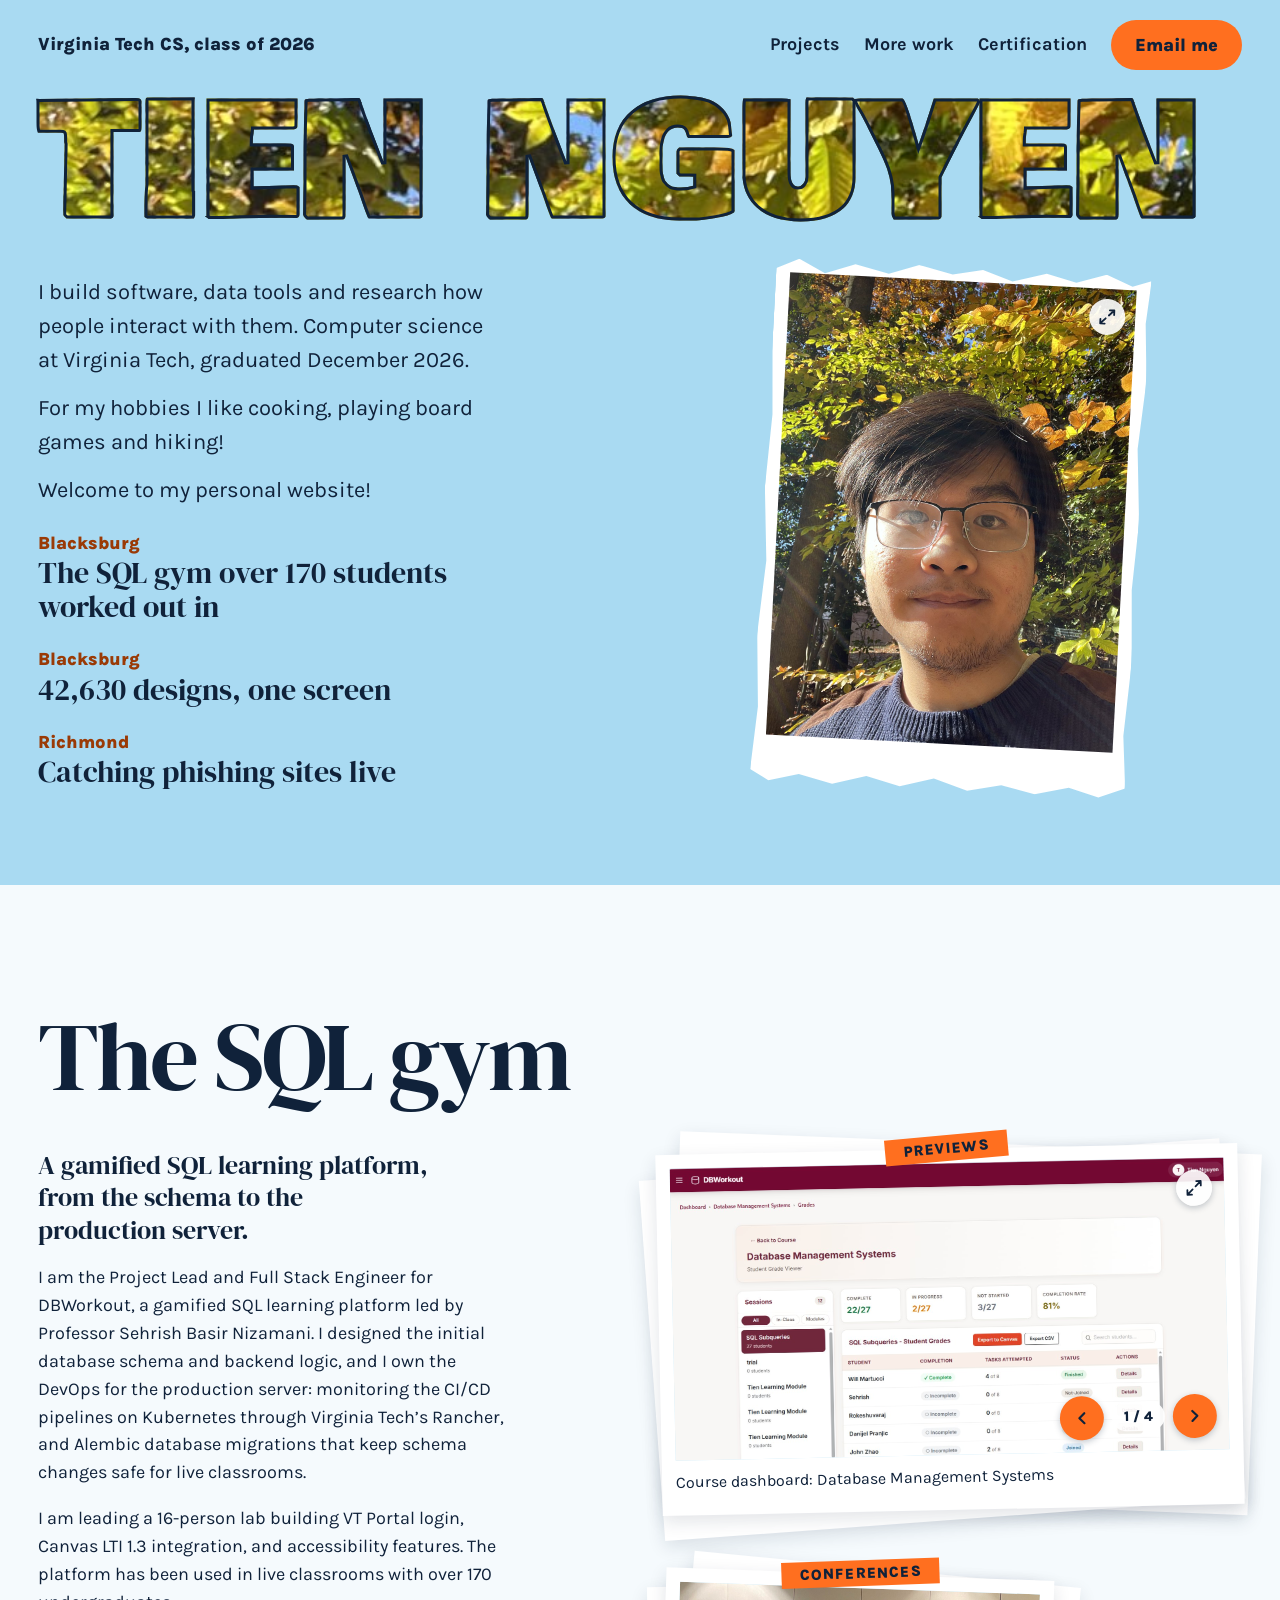
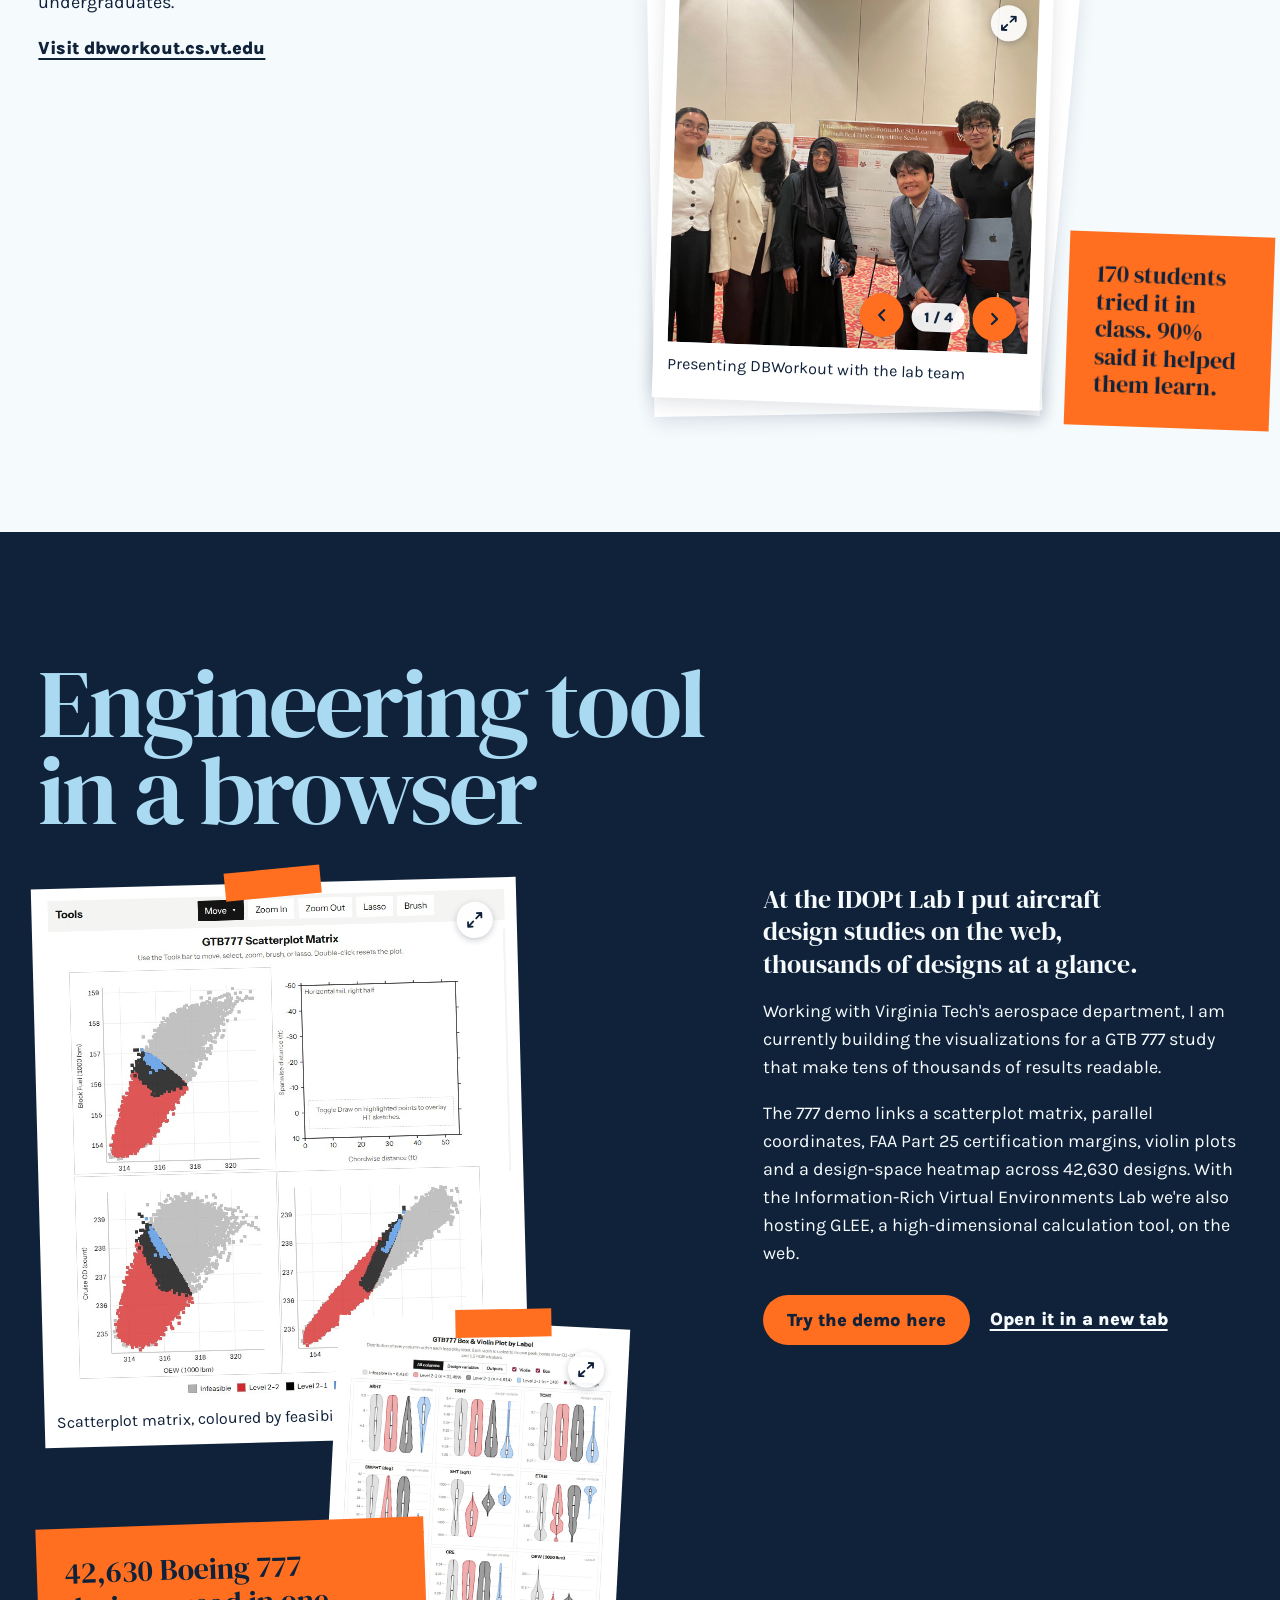
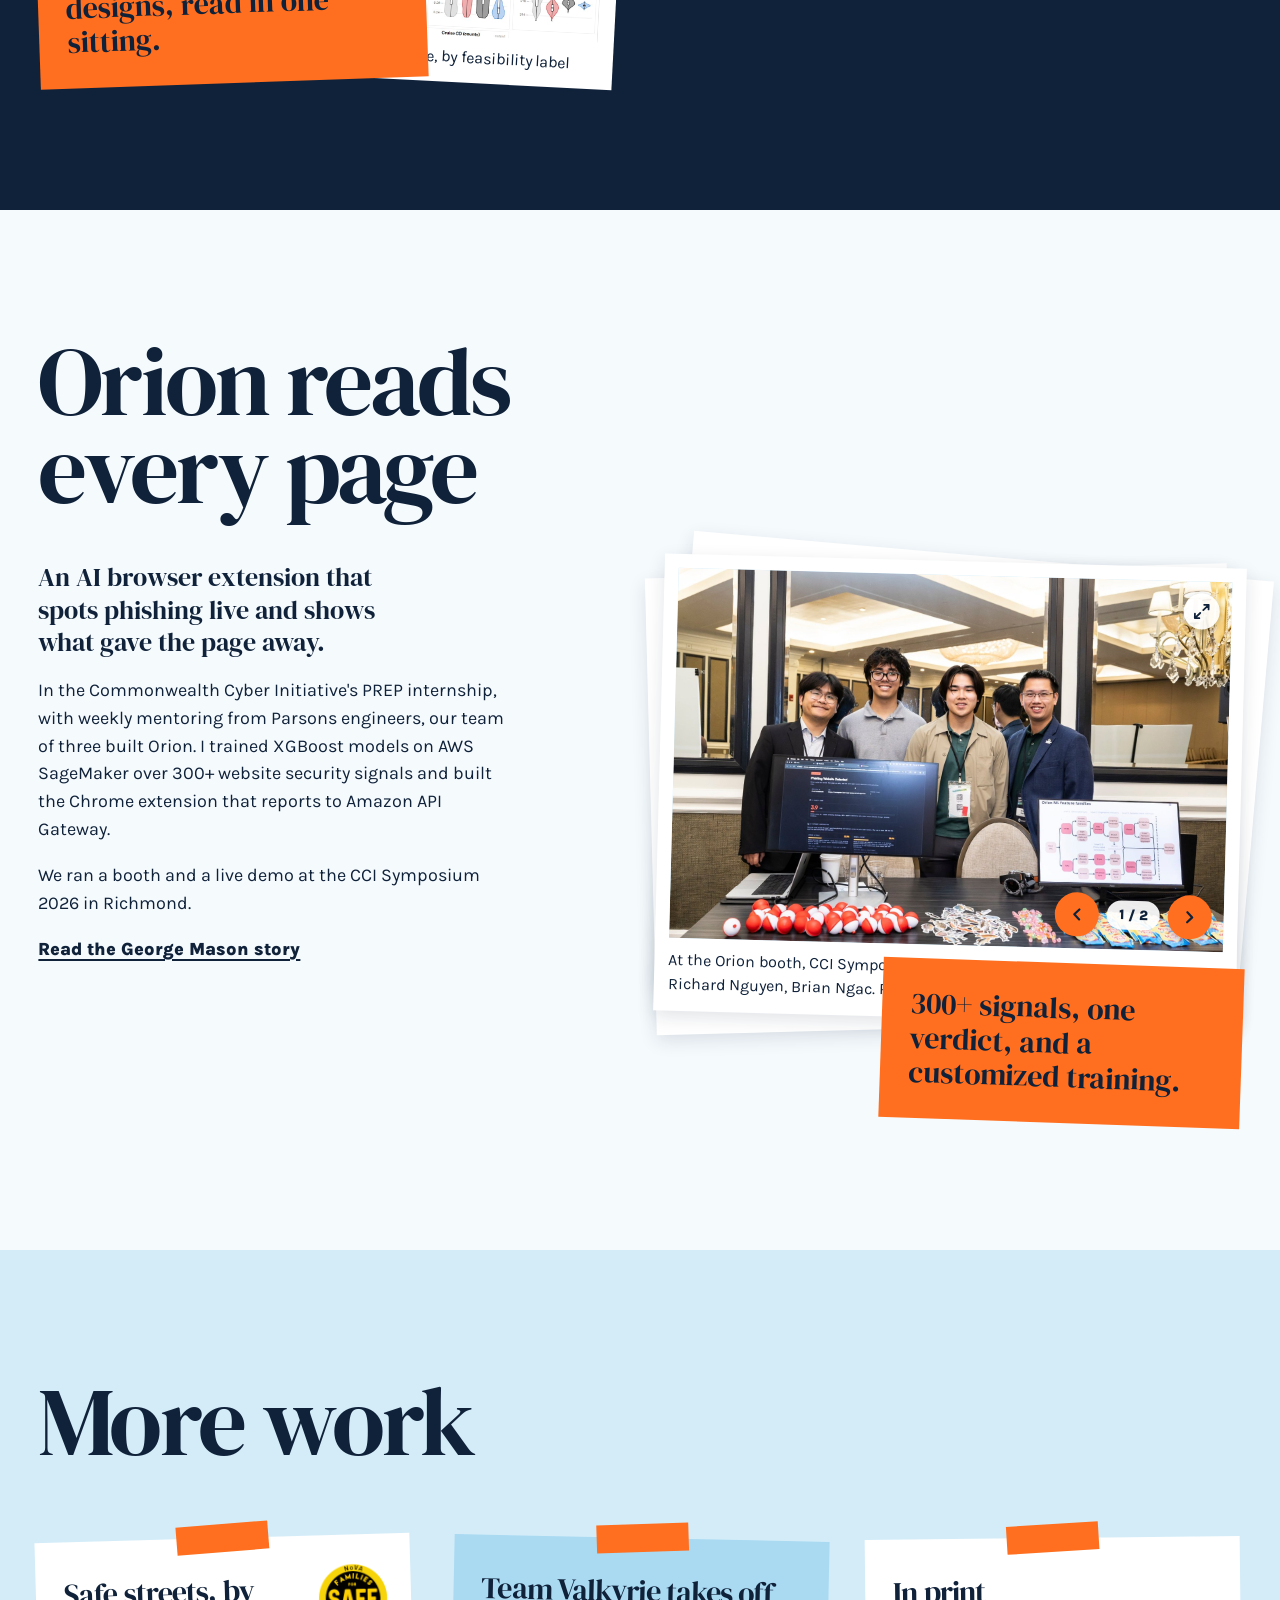
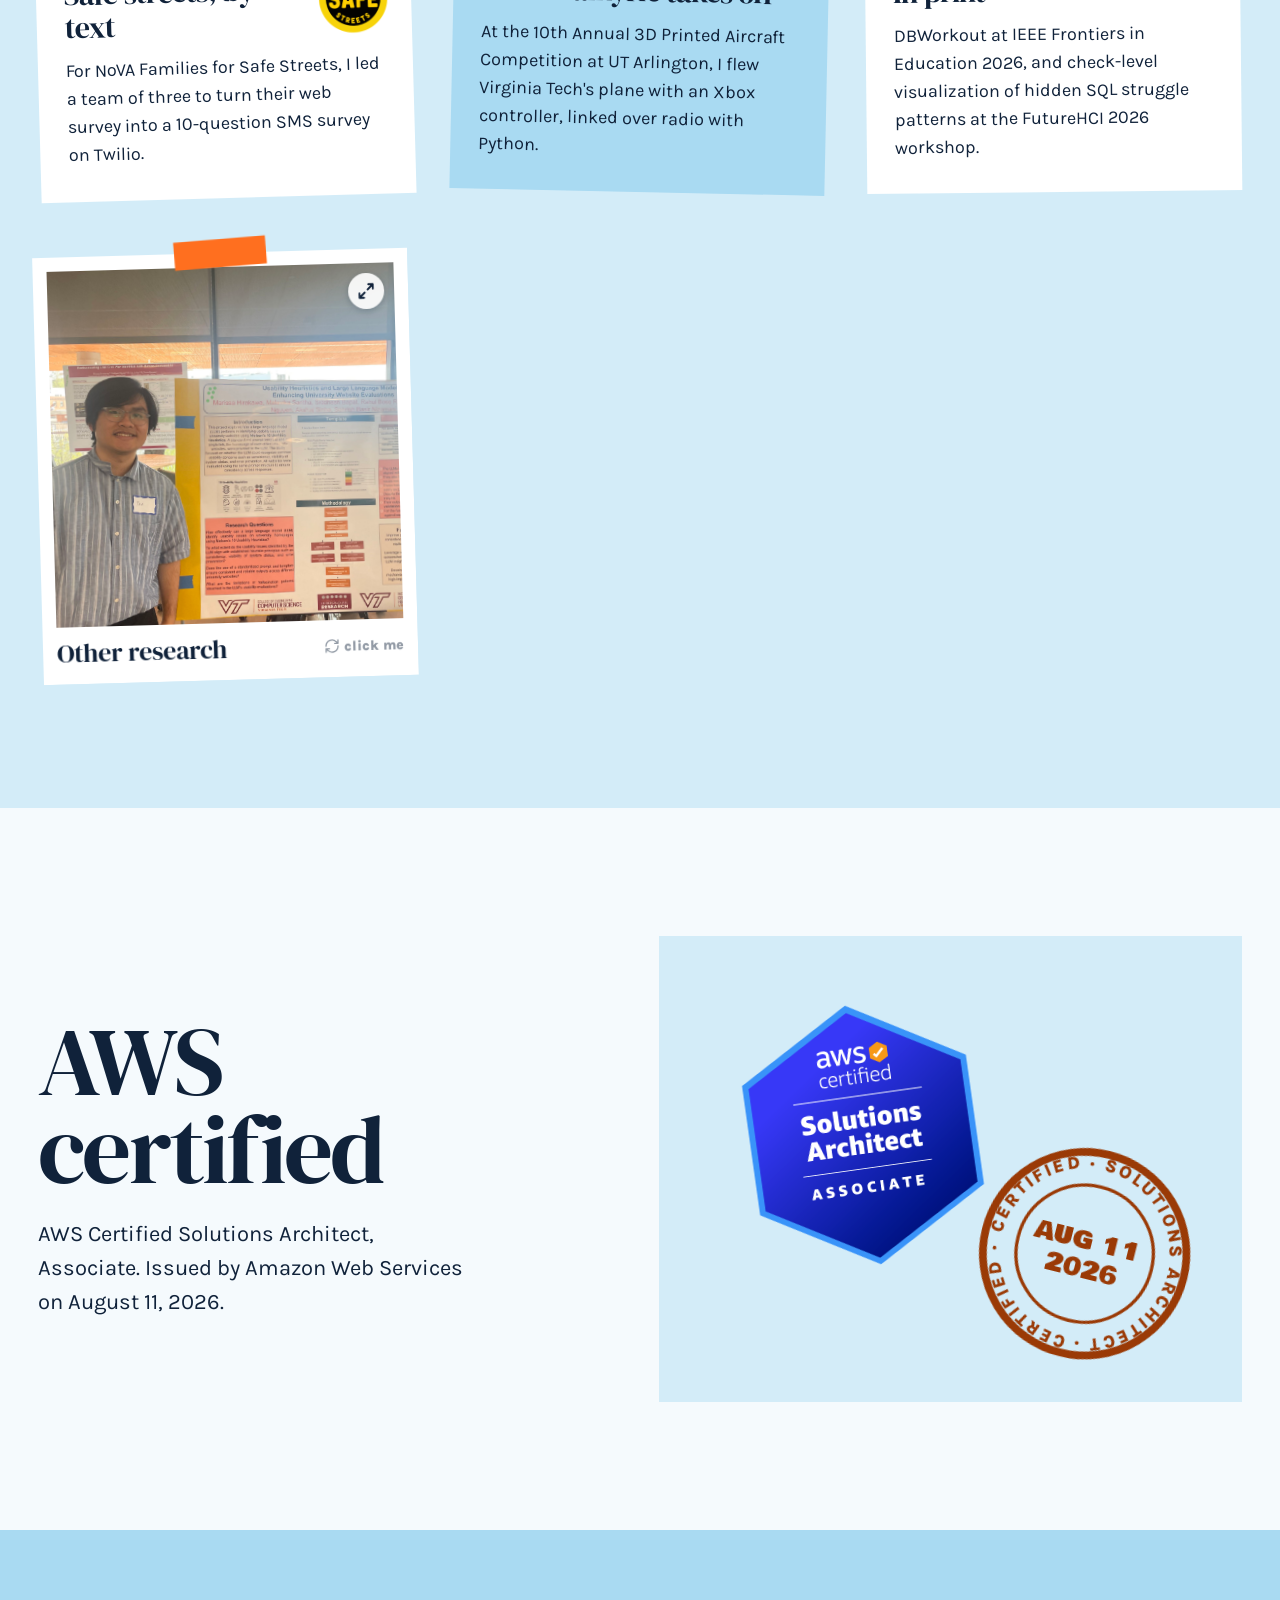
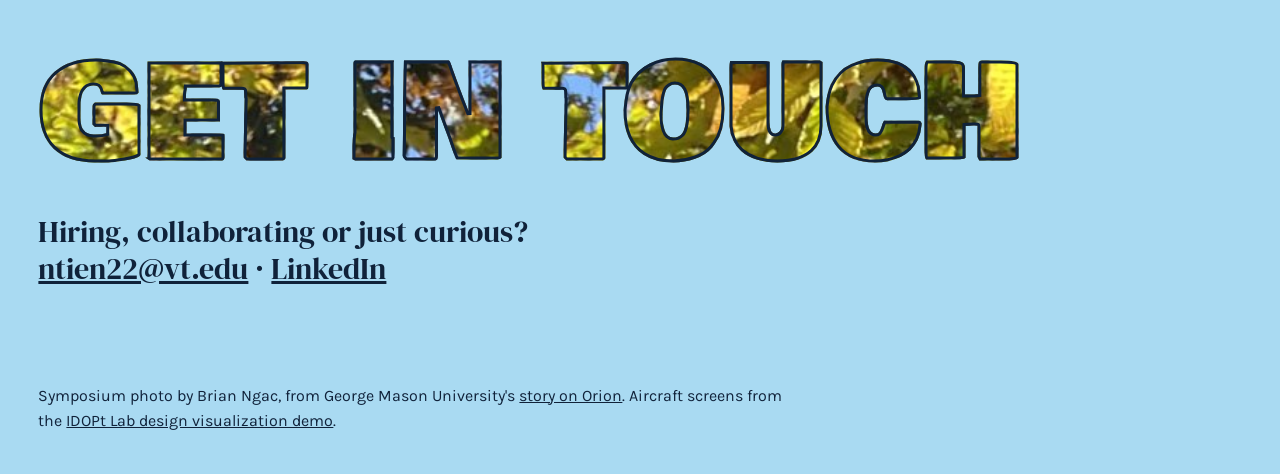
<file: index.html>
<!doctype html>
<html lang="en">
<head>
<meta charset="utf-8">
<meta name="viewport" content="width=device-width, initial-scale=1">
<title>Tien Nguyen · Portfolio</title>
<meta name="description" content="Tien Nguyen, Virginia Tech computer science student: software, data and research projects.">
<link rel="preconnect" href="https://fonts.googleapis.com">
<link rel="preconnect" href="https://fonts.gstatic.com" crossorigin>
<link href="https://fonts.googleapis.com/css2?family=Bowlby+One&family=DM+Serif+Display&family=Karla:wght@400;700;800&display=swap" rel="stylesheet">
<link rel="stylesheet" href="style.css">
<script>document.documentElement.classList.add('js')</script>
</head>
<body>
<!--
  HOW TO SHOW A PROJECT
  Every project is a <section class="project ...">. Change one class:
    class="project feature"  → a full project section, linked from the top of the page
                               (add "alt" for the dark version with the picture on the left)
    class="project note"     → just its title and description, pinned on the
                               "More work" wall at the end
  data-place and data-line are what the cover shows for a feature.
  A feature should have a picture in its .art block.
-->
<header class="cover">
  <nav class="top">
    <span class="issue">Virginia Tech CS, class of 2026</span>
    <a href="#features">Projects</a>
    <a href="#notes">More work</a>
    <a href="#certification">Certification</a>
    <a class="btn" href="mailto:ntien22@vt.edu?subject=Hello%20from%20your%20portfolio">Email me</a>
  </nav>
  <h1 class="masthead" aria-label="Tien Nguyen"><span>Tien</span> <span>Nguyen</span></h1>
  <div class="lines" id="cover-lines">
    <div class="who" data-reveal>
      <p>I build software, data tools and research how people interact with them. Computer science at Virginia Tech, graduated December 2026.</p>
      <p>For my hobbies I like cooking, playing board games and hiking!</p>
      <p>Welcome to my personal website!</p>
    </div>
    <!-- cover lines for each feature are added here by main.js -->
  </div>
  <figure class="cover-photo torn" data-reveal><img src="assets/me.jpg" width="1200" height="1600" alt="Tien Nguyen outdoors under autumn leaves"></figure>
</header>

<main id="features">
  <section class="project feature" id="dbworkout" data-place="Blacksburg" data-line="The SQL gym over 170 students worked out in">
    <h2 data-reveal>The SQL gym</h2>
    <p class="deck" data-reveal>A gamified SQL learning platform, from the schema to the production server.</p>
    <div class="body" data-reveal>
      <p>I am the Project Lead and Full Stack Engineer for DBWorkout, a gamified SQL learning platform led by Professor Sehrish Basir Nizamani. I designed the initial database schema and backend logic, and I own the DevOps for the production server: monitoring the CI/CD pipelines on Kubernetes through Virginia Tech’s Rancher, and Alembic database migrations that keep schema changes safe for live classrooms.</p>
      <p>I am leading a 16-person lab building VT Portal login, Canvas LTI 1.3 integration, and accessibility features. The platform has been used in live classrooms with over 170 undergraduates.</p>
      <p><a class="go" href="https://dbworkout.cs.vt.edu">Visit dbworkout.cs.vt.edu</a></p>
    </div>
    <div class="art stacks">
      <div class="stack previews" data-stack data-reveal role="group" aria-label="DBWorkout previews" style="--ratio: 19 / 10">
        <span class="tape" aria-hidden="true">Previews</span>
        <div class="paper">
          <div class="shots">
            <img class="on" src="assets/dbworkout/preview-course-dashboard.jpg" width="1600" height="845" loading="lazy" alt="DBWorkout course dashboard for Database Management Systems, with student progress by subquery set" data-caption="Course dashboard: Database Management Systems">
            <img src="assets/dbworkout/preview-question-bank.jpg" width="1600" height="837" loading="lazy" alt="DBWorkout instructor panel showing the question bank" data-caption="Instructor panel: the question bank">
            <img src="assets/dbworkout/preview-schema-overview.jpg" width="1600" height="831" loading="lazy" alt="DBWorkout schema overview dialog with table diagram and column notes" data-caption="Schema overview for a practice set">
            <img src="assets/dbworkout/preview-workout.jpg" width="1600" height="843" loading="lazy" alt="A DBWorkout exercise: task description, sample tables and a SQL editor" data-caption="A workout: write the query, run it, check it">
          </div>
          <p class="cap" aria-live="polite">Course dashboard: Database Management Systems</p>
        </div>
      </div>
      <div class="stack conferences" data-stack data-reveal role="group" aria-label="DBWorkout at conferences" style="--ratio: 1 / 1">
        <span class="tape" aria-hidden="true">Conferences</span>
        <div class="paper">
          <div class="shots">
            <img class="on" src="assets/dbworkout/conference-1.jpg" loading="lazy" alt="Tien Nguyen with the DBWorkout lab team at a conference" data-caption="Presenting DBWorkout with the lab team">
            <img src="assets/dbworkout/conference-2.jpg" loading="lazy" alt="Tien Nguyen holding a tablet beside the DBWorkout poster" data-caption="Walking visitors through the poster">
            <img src="assets/dbworkout/conference-3.jpg" loading="lazy" alt="Two presenters beside the DBWorkout poster" data-caption="Poster session">
            <img src="assets/dbworkout/conference-4.jpg" loading="lazy" alt="Tien Nguyen and a teammate in front of the DBWorkout poster" data-caption="At the DBWorkout poster">
          </div>
          <p class="cap" aria-live="polite">Presenting DBWorkout with the lab team</p>
        </div>
      </div>
      <p class="pull" data-reveal>170 students tried it in class. 90% said it helped them learn.</p>
    </div>
  </section>

  <section class="project feature alt" id="idopt" data-place="Blacksburg" data-line="42,630 designs, one screen">
    <h2 data-reveal>Engineering tool in a browser</h2>
    <p class="deck" data-reveal>At the IDOPt Lab I put aircraft design studies on the web, thousands of designs at a glance.</p>
    <div class="body" data-reveal>
      <p>Working with Virginia Tech's aerospace department, I am currently building the visualizations for a GTB 777 study that make tens of thousands of results readable.</p>
      <p>The 777 demo links a scatterplot matrix, parallel coordinates, FAA Part 25 certification margins, violin plots and a design-space heatmap across 42,630 designs. With the Information-Rich Virtual Environments Lab we're also hosting GLEE, a high-dimensional calculation tool, on the web.</p>
      <p class="demo-actions"><button class="btn" type="button" id="try-demo">Try the demo here</button> <a class="go" href="https://advanced-design-visualization.vercel.app/demo1/" target="_blank" rel="noopener">Open it in a new tab</a></p>
    </div>
    <div class="art screens">
      <figure class="screen big" data-reveal id="demo-frame"><img src="assets/idopt/scatterplot-matrix.jpg" width="860" height="932" loading="lazy" alt="Scatterplot matrix of 777 designs: block fuel, operating empty weight and cruise drag, coloured by feasibility level"><figcaption>Scatterplot matrix, coloured by feasibility level</figcaption></figure>
      <figure class="screen small" data-reveal><img src="assets/idopt/violin-by-label.jpg" width="850" height="960" loading="lazy" alt="Box and violin plots of each design variable, split by feasibility label"><figcaption>Every variable, by feasibility label</figcaption></figure>
      <p class="pull" data-reveal>42,630 Boeing 777 designs, read in one sitting.</p>
    </div>
  </section>

  <section class="project feature" id="orion" data-place="Richmond" data-line="Catching phishing sites live">
    <h2 data-reveal>Orion reads every page</h2>
    <p class="deck" data-reveal>An AI browser extension that spots phishing live and shows what gave the page away.</p>
    <div class="body" data-reveal>
      <p>In the Commonwealth Cyber Initiative's PREP internship, with weekly mentoring from Parsons engineers, our team of three built Orion. I trained XGBoost models on AWS SageMaker over 300+ website security signals and built the Chrome extension that reports to Amazon API Gateway.</p>
      <p>We ran a booth and a live demo at the CCI Symposium 2026 in Richmond.</p>
      <p><a class="go" href="https://business.gmu.edu/news/2026-06/student-research-advances-phishing-detection-and-cybersecurity-innovation">Read the George Mason story</a></p>
    </div>
    <div class="art">
      <!-- PHOTO STACK: add an <img> inside .shots to add a slide; data-caption is shown under it -->
      <div class="stack tilt-r" data-stack data-reveal role="group" aria-label="Orion photos" style="--ratio: 3 / 2">
        <div class="paper">
          <div class="shots">
            <img class="on" src="assets/symposium-orion-booth.jpg" width="1600" height="1066" loading="lazy" alt="Tien Nguyen with Taylor Le, Richard Nguyen and Brian Ngac at the Orion booth, with the live phishing alert on screen" data-caption="At the Orion booth, CCI Symposium 2026. From left: Tien Nguyen, Taylor Le, Richard Nguyen, Brian Ngac. Photo by Brian Ngac.">
            <img src="assets/orion-demo.jpg" loading="lazy" alt="Tien Nguyen demonstrating Orion to a professor" data-caption="Demonstrating Orion to a professor at the CCI Symposium 2026.">
          </div>
          <p class="cap" aria-live="polite">At the Orion booth, CCI Symposium 2026. From left: Tien Nguyen, Taylor Le, Richard Nguyen, Brian Ngac. Photo by Brian Ngac.</p>
        </div>
      </div>
      <p class="pull" data-reveal>300+ signals, one verdict, and a customized training.</p>
    </div>
  </section>

  <section class="project note" id="safe-streets" data-place="Alexandria" data-line="A street-safety survey you answer by text">
    <img class="thumb" src="assets/nova-safe-streets-logo.png" width="150" height="150" alt="NoVA Families for Safe Streets logo">
    <h2 data-reveal>Safe streets, by text</h2>
    <p class="deck" data-reveal>For NoVA Families for Safe Streets, I led a team of three to turn their web survey into a 10-question SMS survey on Twilio.</p>
    <div class="body" data-reveal>
      <p>GPT-4o-mini handles timestamps and geocodes the addresses people text in, so every answer lands on a map for the group's analysis.</p>
    </div>
    <div class="art"><!-- add a photo here --></div>
  </section>

  <section class="project note" id="valkyrie" data-place="Arlington, Texas" data-line="Flying a 3D-printed plane with an Xbox controller">
    <h2 data-reveal>Team Valkyrie takes off</h2>
    <p class="deck" data-reveal>At the 10th Annual 3D Printed Aircraft Competition at UT Arlington, I flew Virginia Tech's plane with an Xbox controller, linked over radio with Python.</p>
    <div class="body" data-reveal>
      <p>I was the team's control-systems engineer and also scripted the design analysis in Altair.</p>
    </div>
    <div class="art"><!-- add a photo here --></div>
  </section>

  <section class="project note" id="papers" data-place="In print" data-line="Two papers on how students learn SQL">
    <h2 data-reveal>In print</h2>
    <p class="deck" data-reveal>DBWorkout at IEEE Frontiers in Education 2026, and check-level visualization of hidden SQL struggle patterns at the FutureHCI 2026 workshop.</p>
    <div class="body" data-reveal>
      <p><i>WIP: DBWorkout: A Gamified SQL Practice Platform to Support Formative Learning in Database Courses</i>, FIE 2026.</p>
      <p><i>When More Attempts Makes Things Worse: Check-Level Visualization for Uncovering Hidden Struggle Patterns in SQL Learning</i>, FutureHCI 2026.</p>
    </div>
    <div class="art"></div>
  </section>

  <!-- FLIP NOTE: a taped photo on the wall; clicking flips it to the description on the back -->
  <section class="project note flip" id="llm-usability">
    <div class="flip-card">
      <div class="face front">
        <img src="assets/llm-usability-poster.jpg" loading="lazy" alt="Tien Nguyen beside the research poster on LLM usability evaluation">
        <p class="front-title"><span>Other research</span>
          <span class="hint" aria-hidden="true"><svg width="16" height="16" viewBox="0 0 24 24" fill="none"><path d="M3 12a9 9 0 0 1 15.5-6.2L21 8M21 3v5h-5M21 12a9 9 0 0 1-15.5 6.2L3 16M3 21v-5h5" stroke="currentColor" stroke-width="2" stroke-linecap="round" stroke-linejoin="round"/></svg>click me</span></p>
      </div>
      <div class="face back">
        <h2>Can an LLM spot usability issues?</h2>
        <p>This project explores how a large language model (LLM) performs in identifying usability issues on university websites using Nielsen’s 10 Usability Heuristics. A standardized prompt template and a single link, the homepage of each of ten university websites, were provided to the LLM. The study focused on whether the LLM could recognize common usability concerns such as consistency, visibility of system status, and error prevention. All websites were evaluated using the same prompt structure to ensure consistency across responses.</p>
      </div>
    </div>
    <button class="flip-hit" type="button" aria-pressed="false" aria-label="Flip the card to read about the LLM usability research"></button>
  </section>

  <section class="wall" id="notes">
    <h2 data-reveal>More work</h2>
    <div class="notes" id="wall"><!-- notes are pinned here by main.js --></div>
  </section>

  <section class="passport" id="certification">
    <div class="passport-text">
      <h2 data-reveal>AWS certified</h2>
      <p data-reveal>AWS Certified Solutions Architect, Associate. Issued by Amazon Web Services on August 11, 2026.</p>
    </div>
    <div class="page" role="img" aria-label="AWS Certified Solutions Architect Associate badge with a certified stamp">
      <img class="badge stamp" src="assets/aws-certified-solutions-architect-badge.png" width="600" height="600" alt="">
      <svg class="ring stamp" viewBox="0 0 200 200" aria-hidden="true">
        <circle cx="100" cy="100" r="92" fill="none" stroke="currentColor" stroke-width="7"/>
        <circle cx="100" cy="100" r="62" fill="none" stroke="currentColor" stroke-width="3"/>
        <path id="arc" d="M100,100 m-77,0 a77,77 0 1,1 154,0 a77,77 0 1,1 -154,0" fill="none"/>
        <text font-family="Karla" font-weight="800" font-size="16" fill="currentColor" letter-spacing="2"><textPath href="#arc">CERTIFIED · SOLUTIONS ARCHITECT · CERTIFIED · AWS ·</textPath></text>
        <text x="100" y="96" text-anchor="middle" font-family="Bowlby One" font-size="22" fill="currentColor">AUG 11</text>
        <text x="100" y="122" text-anchor="middle" font-family="Bowlby One" font-size="22" fill="currentColor">2026</text>
      </svg>
    </div>
  </section>
</main>

<footer id="contact">
  <h2 class="masthead small">Get in touch</h2>
  <p class="contact-line">Hiring, collaborating or just curious? <a href="mailto:ntien22@vt.edu?subject=Hello%20from%20your%20portfolio">ntien22@vt.edu</a> · <a href="https://www.linkedin.com/in/tienthnguyen/">LinkedIn</a></p>
  <p class="credits">Symposium photo by Brian Ngac, from George Mason University's <a href="https://business.gmu.edu/news/2026-06/student-research-advances-phishing-detection-and-cybersecurity-innovation">story on Orion</a>. Aircraft screens from the <a href="https://advanced-design-visualization.vercel.app/demo1/">IDOPt Lab design visualization demo</a>.</p>
</footer>
<script src="main.js" defer></script>
</body>
</html>
</file>
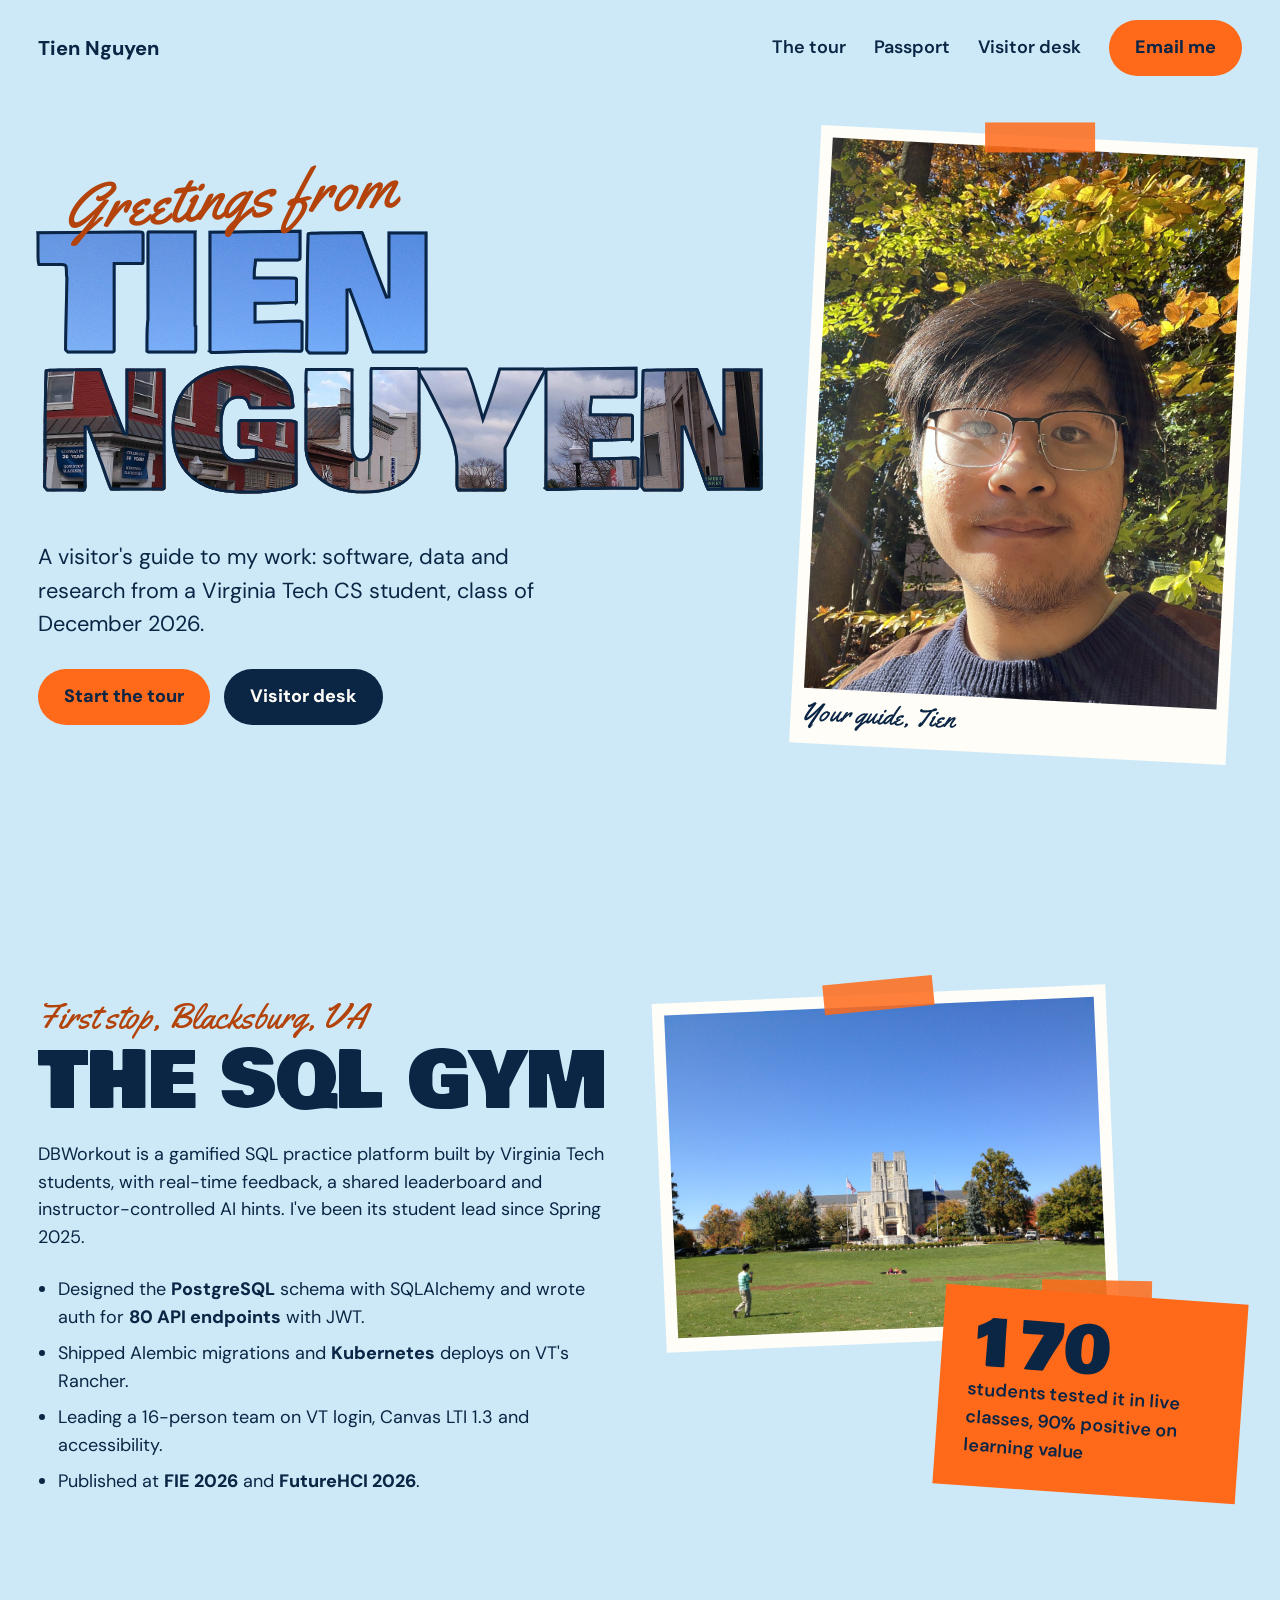
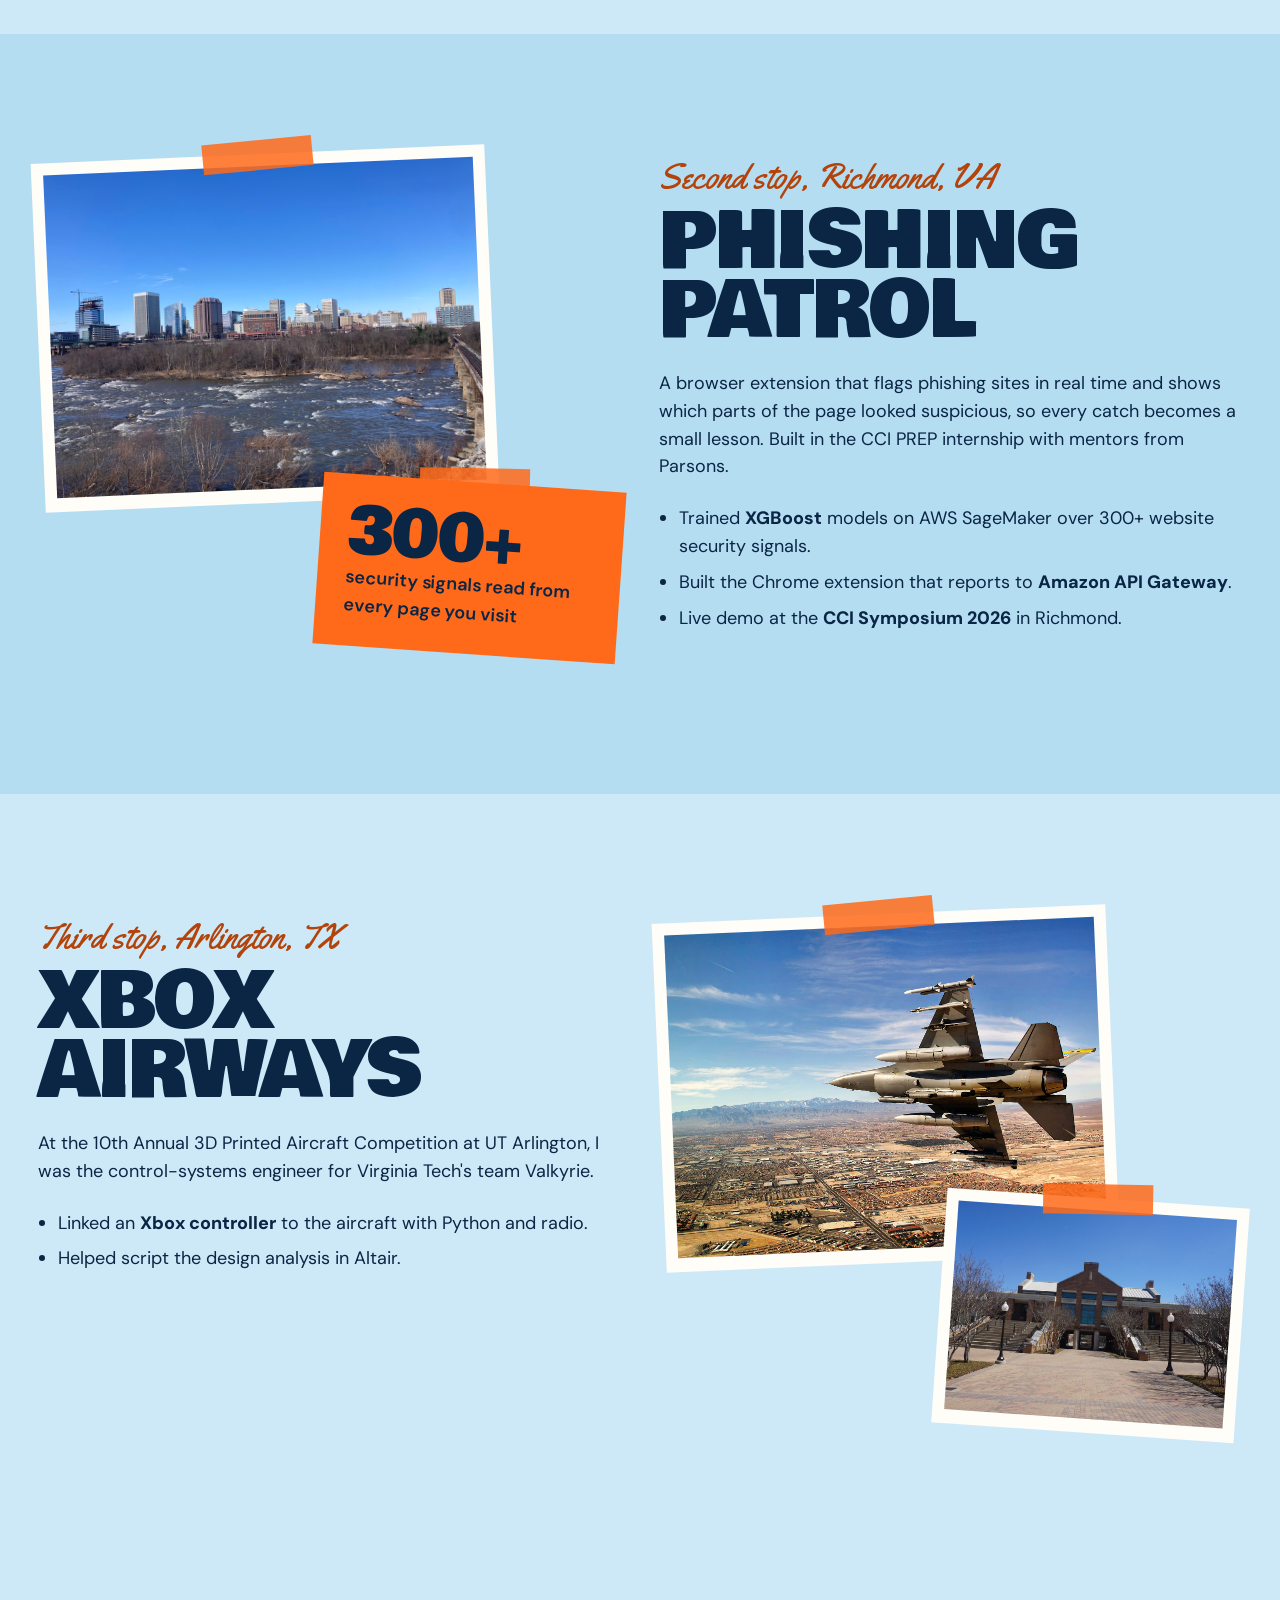
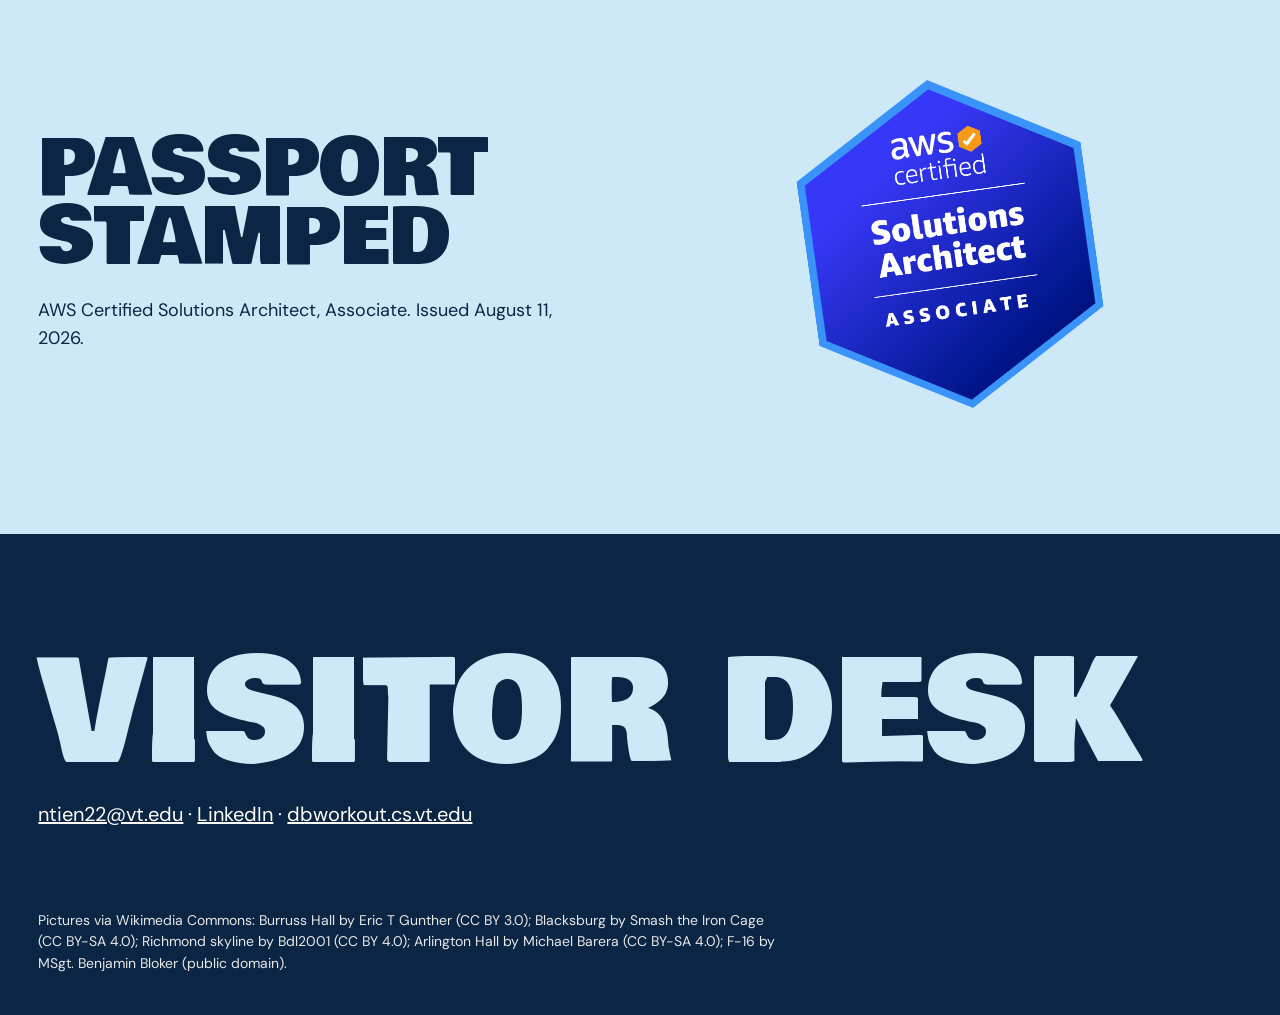
<file: mockups/a-postcard.html>
<!doctype html>
<html lang="en">
<head>
<meta charset="utf-8">
<meta name="viewport" content="width=device-width, initial-scale=1">
<title>Tien Nguyen · Postcard</title>
<link rel="preconnect" href="https://fonts.googleapis.com">
<link href="https://fonts.googleapis.com/css2?family=Bowlby+One&family=Yellowtail&family=DM+Sans:opsz,wght@9..40,400;9..40,600;9..40,800&display=swap" rel="stylesheet">
<style>
:root{--sky:#CDE9F7;--sky-2:#B4DDF2;--ink:#0B2545;--orange:#FF6A1A;--orange-ink:#B3430A;--paper:#FFFDF8;--m:clamp(16px,3vw,40px)}
*{box-sizing:border-box;margin:0}
body{background:var(--sky);color:var(--ink);font:400 18px/1.55 "DM Sans",system-ui,sans-serif}
a{color:inherit}
img{display:block;max-width:100%}
.wrap{padding-inline:var(--m);max-width:1440px;margin-inline:auto}
nav{display:flex;align-items:center;gap:28px;padding-block:20px}
nav .mark{font:800 20px "DM Sans";text-decoration:none;margin-right:auto}
nav a{text-decoration:none;font-weight:600}
.btn{display:inline-block;background:var(--orange);color:var(--ink);padding:14px 26px;border-radius:999px;font-weight:800;text-decoration:none;transition:transform .15s}
.btn:hover{transform:translateY(-2px)}
.btn:active{transform:translateY(1px)}
.btn.ghost{background:var(--ink);color:var(--paper)}

/* hero: the postcard */
.hero{display:grid;grid-template-columns:1.6fr 1fr;gap:var(--m);align-items:center;padding-block:40px 120px}
.greet{font:400 clamp(40px,5vw,76px)/1 "Yellowtail",cursive;color:var(--orange-ink);transform:rotate(-4deg);display:inline-block;margin-left:.4em}
h1{font:400 clamp(72px,12.5vw,196px)/.86 "Bowlby One",sans-serif;letter-spacing:-.02em;text-transform:uppercase;
  background:url(../assets/virginia-tech-burruss-hall-from-drillfield.jpg) center 35%/cover;
  -webkit-background-clip:text;background-clip:text;color:transparent;
  -webkit-text-stroke:3px var(--ink);paint-order:stroke fill}
h1 span{display:block}
h1 span+span{background:url(../assets/blacksburg-virginia.jpg) center 60%/cover;-webkit-background-clip:text;background-clip:text}
.lede{font-size:clamp(20px,1.7vw,24px);max-width:34ch;margin-top:36px}
.actions{display:flex;gap:14px;flex-wrap:wrap;margin-top:28px}
.me{position:relative;transform:rotate(3deg)}
.cut{background:var(--paper);padding:12px 12px 14px;position:relative}
.cut::before{content:"";position:absolute;width:110px;height:30px;background:var(--orange);opacity:.85;top:-14px;left:50%;transform:translateX(-50%) rotate(-3deg)}
.me img{aspect-ratio:3/4;object-fit:cover;width:100%}
.me figcaption{font:400 26px "Yellowtail";margin-top:6px}

/* stops */
.stop{display:grid;grid-template-columns:repeat(12,1fr);gap:var(--m);padding-block:120px;align-items:start}
.stop:nth-of-type(even){background:var(--sky-2)}
.stop h2{font:400 clamp(44px,6vw,92px)/.9 "Bowlby One";text-transform:uppercase;letter-spacing:-.02em}
.stop .where{font:400 34px "Yellowtail";color:var(--orange-ink);display:block;margin-bottom:8px}
.stop .text{grid-column:1/7}
.stop .pics{grid-column:7/13;position:relative;min-height:520px}
.stop:nth-of-type(even) .text{grid-column:7/13;grid-row:1}
.stop:nth-of-type(even) .pics{grid-column:1/7;grid-row:1}
.stop p{margin-top:24px;max-width:56ch}
.stop ul{margin-top:24px;padding-left:1.1em}
.stop li{margin-top:8px}
.stop li b{font-weight:800}
.pics .cut{position:absolute;width:78%}
.pics .cut:first-child{top:0;left:0;transform:rotate(-2.5deg)}
.pics .cut:nth-child(2){bottom:0;right:0;width:52%;transform:rotate(4deg)}
.pics .cut img{aspect-ratio:4/3;object-fit:cover;width:100%}
.ticket{background:var(--orange);color:var(--ink);padding:26px 28px;font-weight:600}
.ticket strong{display:block;font:400 64px/1 "Bowlby One"}
.wrap-full{padding-inline:var(--m)}

/* passport + contact */
.passport{display:grid;grid-template-columns:1fr 1fr;gap:var(--m);padding-block:120px;align-items:center}
.passport h2{font:400 clamp(44px,6vw,92px)/.9 "Bowlby One";text-transform:uppercase}
.stamp{justify-self:center;transform:rotate(-8deg);width:min(340px,70%)}
footer{background:var(--ink);color:var(--paper);padding:120px var(--m) 40px}
footer h2{font:400 clamp(56px,11vw,180px)/.86 "Bowlby One";text-transform:uppercase;color:var(--sky)}
footer p{margin-top:24px;font-size:20px}
footer .credits{font-size:14px;margin-top:80px;max-width:75ch;opacity:.9}
@media (max-width:820px){
  .hero,.passport{grid-template-columns:1fr}
  .me{max-width:320px}
  .stop .text,.stop .pics,.stop:nth-of-type(even) .text,.stop:nth-of-type(even) .pics{grid-column:1/-1;grid-row:auto}
  .stop .pics{min-height:380px}
  nav a:not(.mark):not(.btn){display:none}
}
</style>
</head>
<body>
<header class="wrap">
  <nav><a class="mark" href="#">Tien Nguyen</a><a href="#tour">The tour</a><a href="#passport">Passport</a><a href="#contact">Visitor desk</a><a class="btn" href="mailto:ntien22@vt.edu">Email me</a></nav>
  <section class="hero">
    <div>
      <span class="greet">Greetings from</span>
      <h1><span>Tien</span><span>Nguyen</span></h1>
      <p class="lede">A visitor's guide to my work: software, data and research from a Virginia Tech CS student, class of December 2026.</p>
      <div class="actions"><a class="btn" href="#tour">Start the tour</a><a class="btn ghost" href="#contact">Visitor desk</a></div>
    </div>
    <figure class="me cut"><img src="../assets/me.jpg" alt="Tien Nguyen outdoors under autumn leaves"><figcaption>Your guide, Tien</figcaption></figure>
  </section>
</header>

<main id="tour">
  <section class="stop wrap-full">
    <div class="text">
      <span class="where">First stop, Blacksburg, VA</span>
      <h2>The SQL gym</h2>
      <p>DBWorkout is a gamified SQL practice platform built by Virginia Tech students, with real-time feedback, a shared leaderboard and instructor-controlled AI hints. I've been its student lead since Spring 2025.</p>
      <ul>
        <li>Designed the <b>PostgreSQL</b> schema with SQLAlchemy and wrote auth for <b>80 API endpoints</b> with JWT.</li>
        <li>Shipped Alembic migrations and <b>Kubernetes</b> deploys on VT's Rancher.</li>
        <li>Leading a 16-person team on VT login, Canvas LTI 1.3 and accessibility.</li>
        <li>Published at <b>FIE 2026</b> and <b>FutureHCI 2026</b>.</li>
      </ul>
    </div>
    <div class="pics">
      <figure class="cut"><img src="../assets/virginia-tech-burruss-hall-from-drillfield.jpg" alt="Burruss Hall seen across the Drillfield, Virginia Tech"></figure>
      <div class="cut ticket" style="position:absolute;bottom:20px;right:0;width:52%;transform:rotate(4deg)"><strong>170</strong>students tested it in live classes, 90% positive on learning value</div>
    </div>
  </section>

  <section class="stop wrap-full">
    <div class="text">
      <span class="where">Second stop, Richmond, VA</span>
      <h2>Phishing patrol</h2>
      <p>A browser extension that flags phishing sites in real time and shows which parts of the page looked suspicious, so every catch becomes a small lesson. Built in the CCI PREP internship with mentors from Parsons.</p>
      <ul>
        <li>Trained <b>XGBoost</b> models on AWS SageMaker over 300+ website security signals.</li>
        <li>Built the Chrome extension that reports to <b>Amazon API Gateway</b>.</li>
        <li>Live demo at the <b>CCI Symposium 2026</b> in Richmond.</li>
      </ul>
    </div>
    <div class="pics">
      <figure class="cut"><img src="../assets/richmond-virginia-skyline-march-2025.jpg" alt="Richmond skyline over the James River"></figure>
      <div class="cut ticket" style="position:absolute;bottom:20px;right:0;width:52%;transform:rotate(4deg)"><strong>300+</strong>security signals read from every page you visit</div>
    </div>
  </section>

  <section class="stop wrap-full">
    <div class="text">
      <span class="where">Third stop, Arlington, TX</span>
      <h2>Xbox airways</h2>
      <p>At the 10th Annual 3D Printed Aircraft Competition at UT Arlington, I was the control-systems engineer for Virginia Tech's team Valkyrie.</p>
      <ul>
        <li>Linked an <b>Xbox controller</b> to the aircraft with Python and radio.</li>
        <li>Helped script the design analysis in Altair.</li>
      </ul>
    </div>
    <div class="pics">
      <figure class="cut"><img src="../assets/a-usaf-f-16-pilot-breaking-right.jpg" alt="An F-16 banking over desert"></figure>
      <figure class="cut"><img src="../assets/university-of-texas-at-arlington-march-2021.jpg" alt="Arlington Hall, University of Texas at Arlington"></figure>
    </div>
  </section>

  <section class="passport wrap" id="passport">
    <div>
      <h2>Passport stamped</h2>
      <p style="margin-top:24px;max-width:46ch">AWS Certified Solutions Architect, Associate. Issued August 11, 2026.</p>
    </div>
    <img class="stamp" src="../assets/aws-certified-solutions-architect-badge.png" alt="AWS Certified Solutions Architect Associate badge">
  </section>
</main>

<footer id="contact">
  <h2>Visitor desk</h2>
  <p><a href="mailto:ntien22@vt.edu">ntien22@vt.edu</a> · <a href="https://www.linkedin.com/in/tienthnguyen/">LinkedIn</a> · <a href="https://dbworkout.cs.vt.edu">dbworkout.cs.vt.edu</a></p>
  <p class="credits">Pictures via Wikimedia Commons: Burruss Hall by Eric T Gunther (CC BY 3.0); Blacksburg by Smash the Iron Cage (CC BY-SA 4.0); Richmond skyline by Bdl2001 (CC BY 4.0); Arlington Hall by Michael Barera (CC BY-SA 4.0); F-16 by MSgt. Benjamin Bloker (public domain).</p>
</footer>
</body>
</html>
</file>
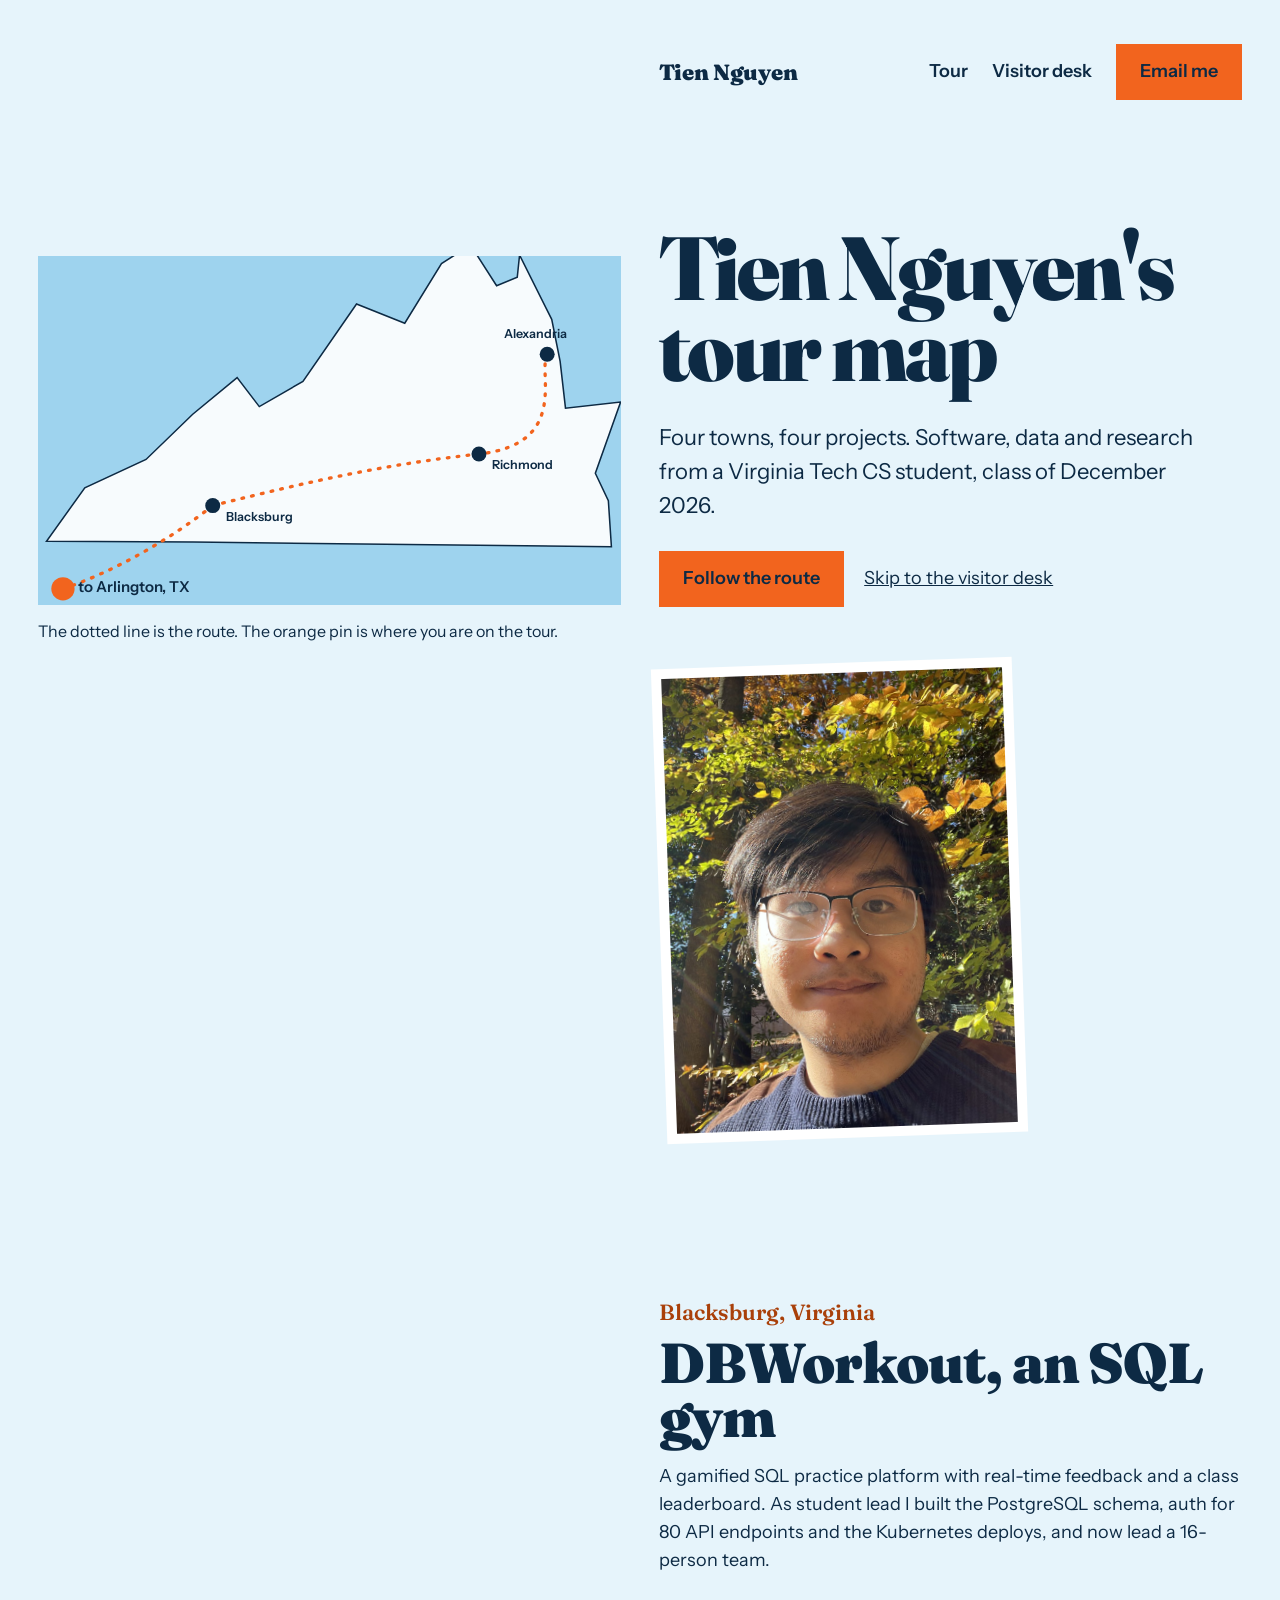
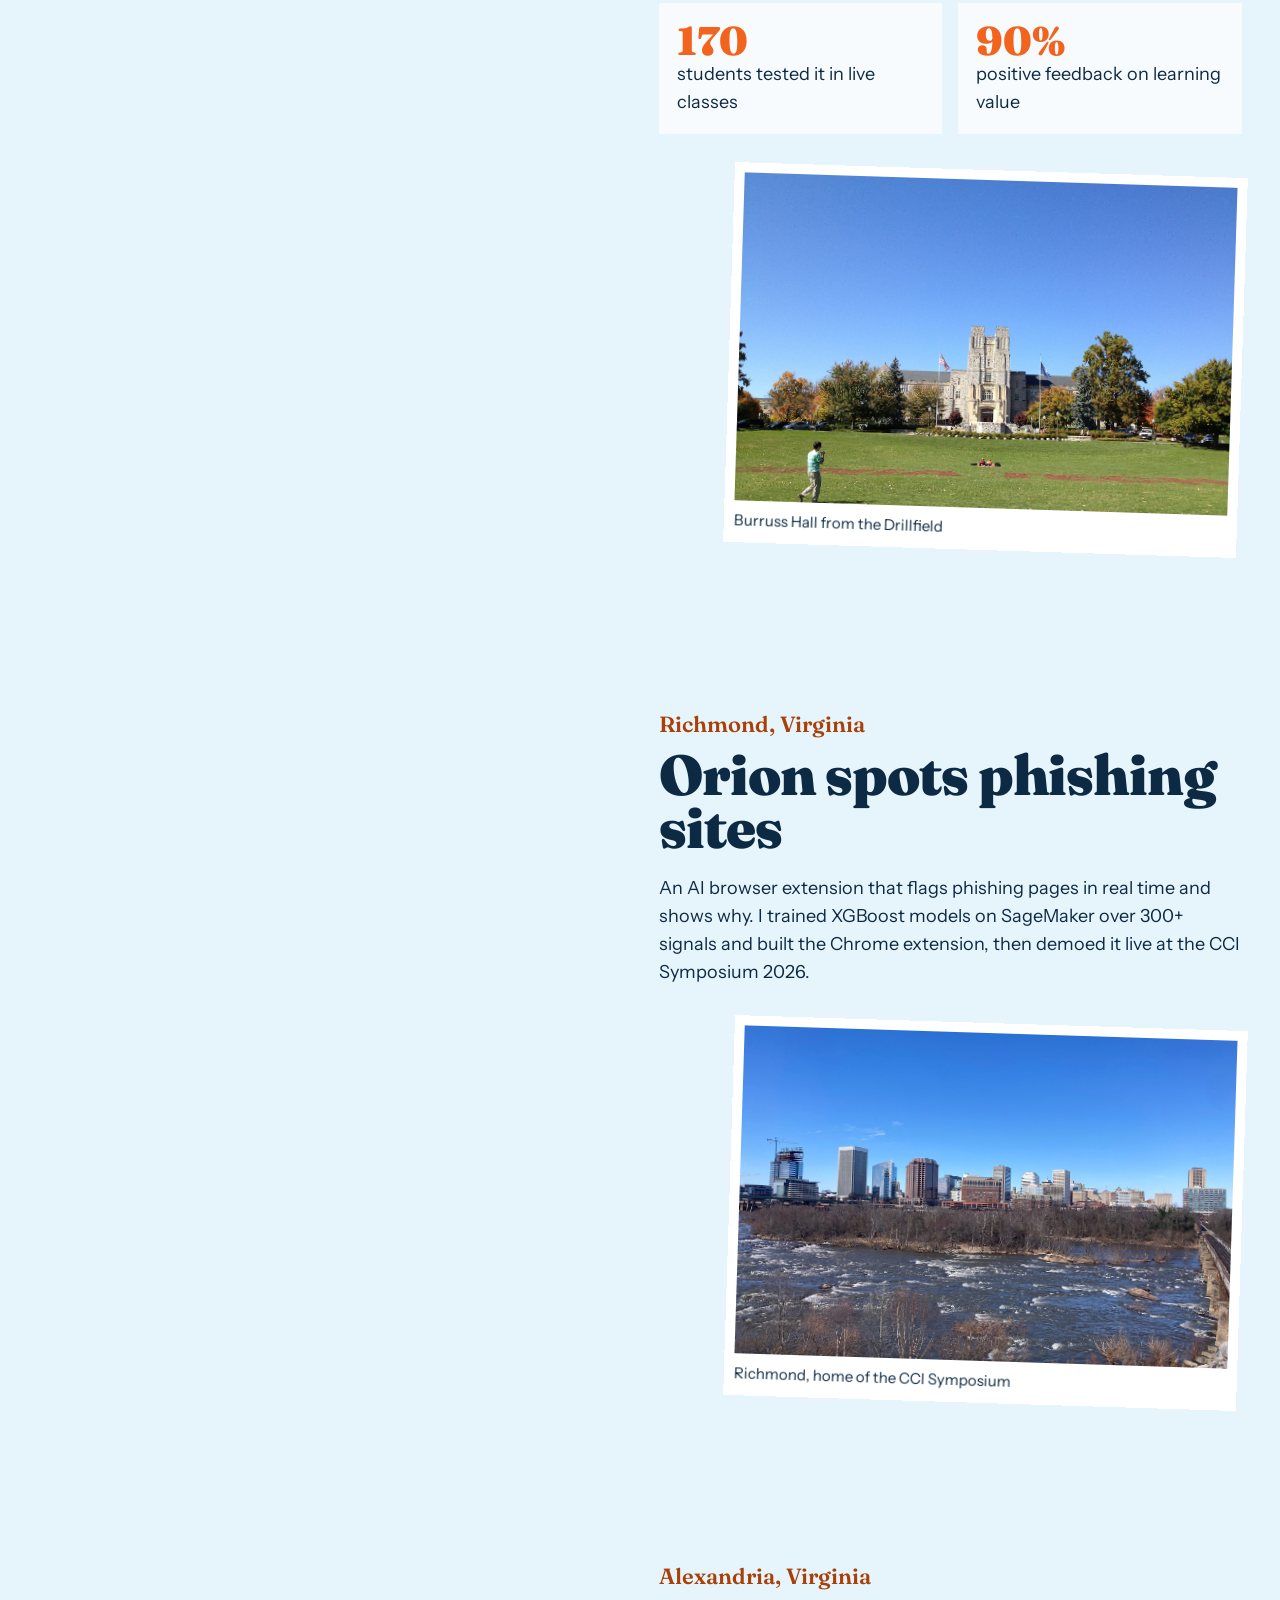
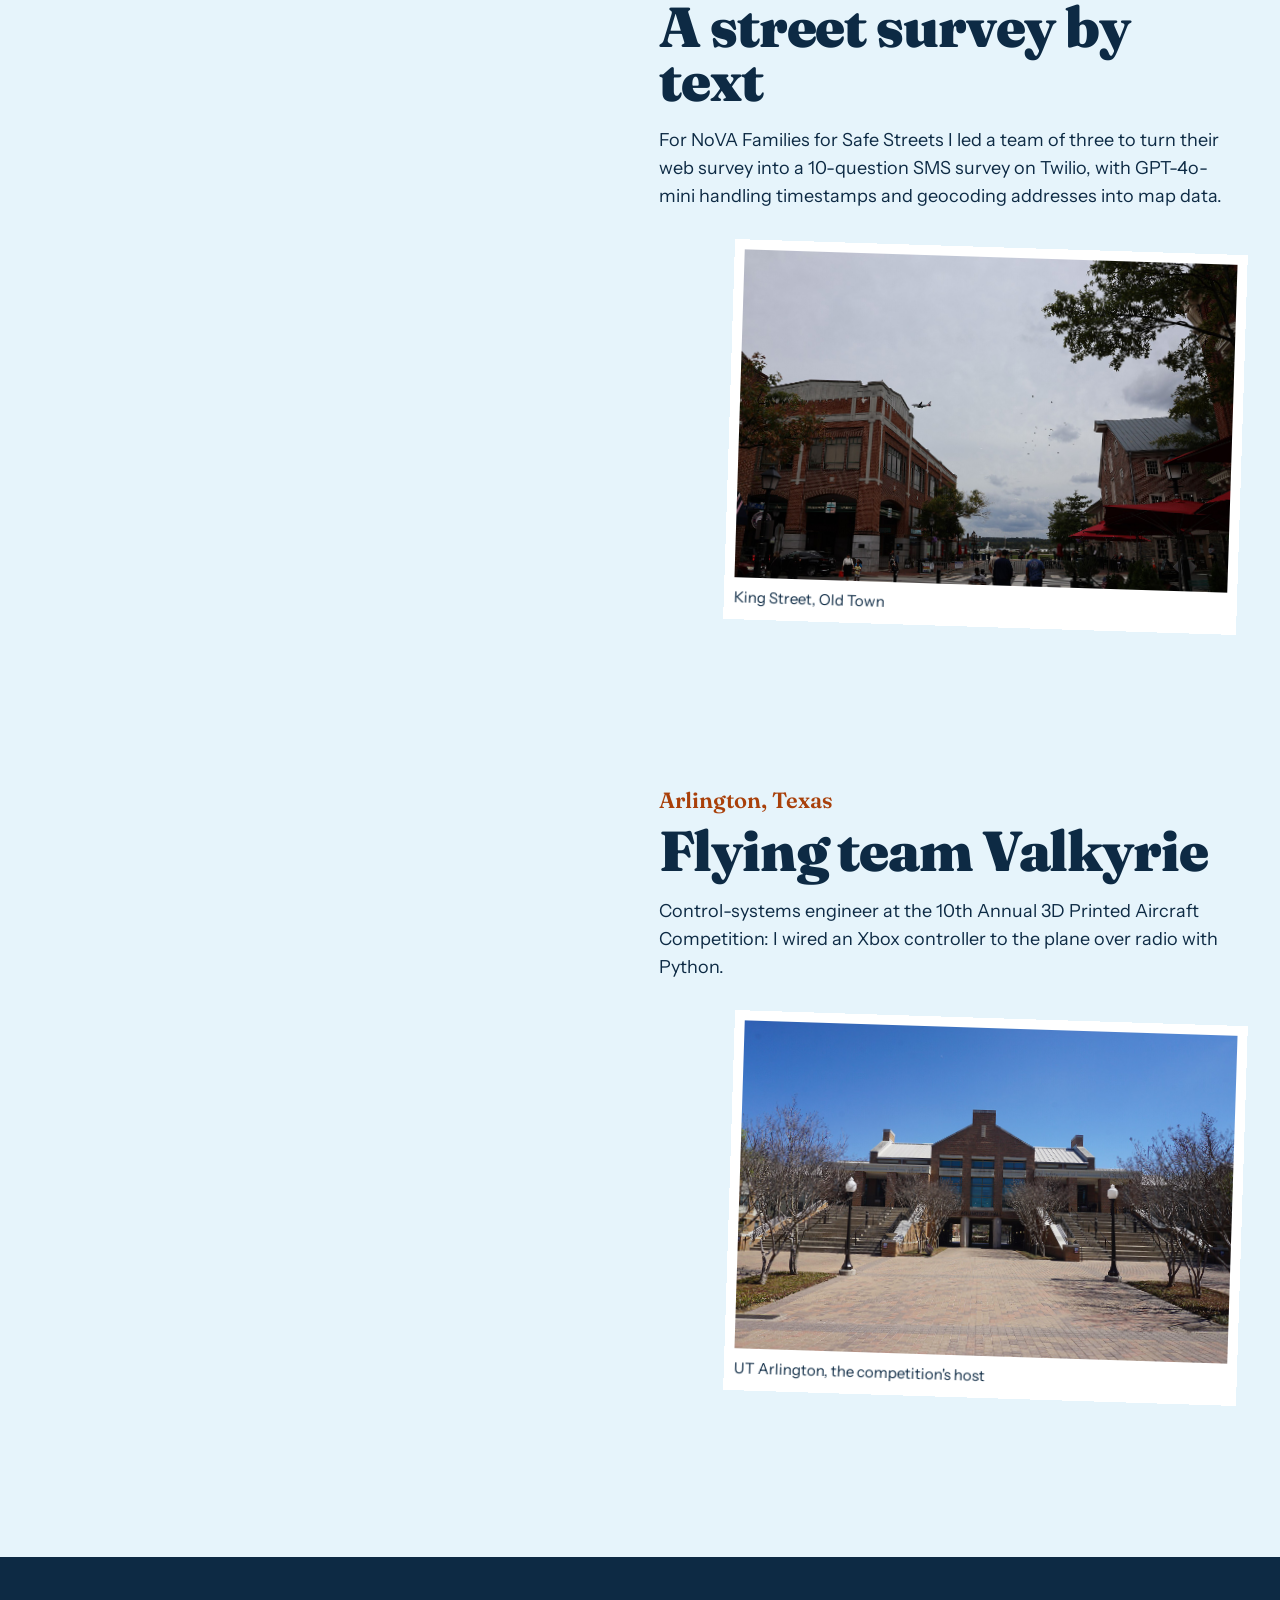
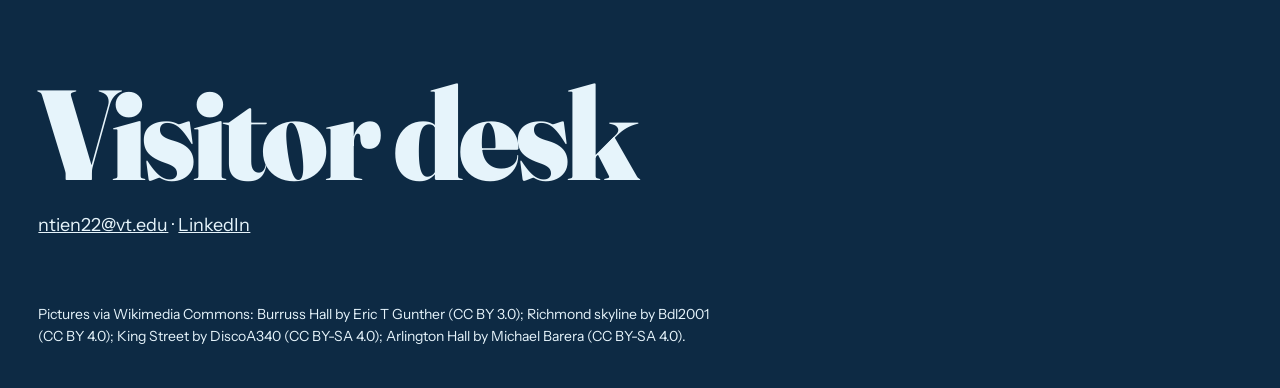
<file: mockups/b-map.html>
<!doctype html>
<html lang="en">
<head>
<meta charset="utf-8">
<meta name="viewport" content="width=device-width, initial-scale=1">
<title>Tien Nguyen · Fold-out map</title>
<link href="https://fonts.googleapis.com/css2?family=Fraunces:opsz,wght@9..144,600;9..144,900&family=Instrument+Sans:wght@400;600&display=swap" rel="stylesheet">
<style>
:root{--ground:#E6F4FB;--sea:#9ED3EE;--land:#F7FBFD;--ink:#0D2A44;--orange:#F2641E;--orange-ink:#A9400A;--m:clamp(16px,3vw,40px)}
*{box-sizing:border-box;margin:0}
body{background:var(--ground);color:var(--ink);font:400 18px/1.55 "Instrument Sans",system-ui,sans-serif}
a{color:inherit}
img{display:block;max-width:100%}
.split{display:grid;grid-template-columns:1fr 1fr;padding-inline:var(--m);gap:var(--m)}
.map{position:sticky;top:0;height:100svh;display:flex;flex-direction:column;justify-content:center;padding-block:24px}
.map svg{width:100%;height:auto;background:var(--sea)}
.map .state{fill:var(--land);stroke:var(--ink);stroke-width:2}
.map .route{fill:none;stroke:var(--orange);stroke-width:4;stroke-dasharray:2 10;stroke-linecap:round}
.pin circle{fill:var(--ink);transition:r .25s,fill .25s}
.pin text{font:600 15px "Instrument Sans";fill:var(--ink)}
.pin.on circle{fill:var(--orange);r:14}
.pin.on text{font-weight:600;font-size:18px}
.map .key{margin-top:14px;font-size:16px}
.col{padding-block:24px 160px}
nav{display:flex;gap:24px;align-items:center;padding-block:20px}
nav b{margin-right:auto;font:900 22px "Fraunces"}
nav a{text-decoration:none;font-weight:600}
.btn{background:var(--orange);color:var(--ink);text-decoration:none;font-weight:600;padding:14px 24px;display:inline-block;transition:transform .15s}
.btn:hover{transform:translateY(-2px)}
h1{font:900 clamp(56px,7vw,112px)/.9 "Fraunces";letter-spacing:-.03em;margin-top:12vh}
.lede{font-size:22px;margin-top:32px;max-width:36ch}
.hero-actions{margin-top:28px;display:flex;gap:20px;align-items:center}
.me{margin-top:56px;width:62%;background:#fff;padding:10px;transform:rotate(-2deg)}
.stop{padding-top:160px}
.stop h2{font:900 clamp(40px,4.4vw,68px)/.95 "Fraunces";letter-spacing:-.02em}
.stop .town{font:600 22px "Fraunces";color:var(--orange-ink);display:block;margin-bottom:10px}
.stop p{margin-top:20px;max-width:52ch}
.cut{background:#fff;padding:10px;margin-top:36px;width:88%}
.cut:nth-of-type(odd){transform:rotate(1.8deg);margin-left:auto}
.cut:nth-of-type(even){transform:rotate(-1.8deg)}
.cut img{aspect-ratio:3/2;object-fit:cover;width:100%}
.cut figcaption{font-size:15px;padding-top:8px}
.facts{margin-top:28px;display:grid;grid-template-columns:1fr 1fr;gap:16px}
.facts div{background:var(--land);padding:18px}
.facts strong{display:block;font:900 40px/1 "Fraunces";color:var(--orange)}
footer{background:var(--ink);color:var(--ground);padding:120px var(--m) 40px}
footer h2{font:900 clamp(56px,10vw,160px)/.9 "Fraunces";letter-spacing:-.03em}
footer p{margin-top:20px}
footer small{display:block;margin-top:64px;font-size:14px;max-width:75ch}
@media (max-width:860px){
  .split{grid-template-columns:1fr}
  .map{position:sticky;top:0;height:auto;z-index:2;background:var(--ground);padding-block:8px}
  .map .key{display:none}
  nav a:not(.btn){display:none}
}
</style>
</head>
<body>
<div class="split">
  <aside class="map" aria-label="Route map of the tour">
    <svg viewBox="0 0 700 420" role="img" aria-label="Map of Virginia with stops at Blacksburg, Richmond and Alexandria, and an arrow to Arlington, Texas">
      <polygon class="state" points="22,438 214,439 760,445 756,385 739,349 772,256 700,264 693,203 682,148 640,64 637,93 610,104 576,51 538,75 490,153 427,128 357,229 300,262 271,224 213,272 152,331 72,368 22,438" transform="translate(-10,-60) scale(.92)"/>
      <path class="route" d="M210 300 C 330 270, 420 250, 530 238 S 600 140, 612 118"/>
      <path class="route" d="M210 300 C 160 340, 90 380, 30 400"/>
      <g class="pin" data-stop="dbw"><circle cx="210" cy="300" r="9"/><text x="226" y="318">Blacksburg</text></g>
      <g class="pin" data-stop="orion"><circle cx="530" cy="238" r="9"/><text x="546" y="256">Richmond</text></g>
      <g class="pin" data-stop="safe"><circle cx="612" cy="118" r="9"/><text x="560" y="98">Alexandria</text></g>
      <g class="pin" data-stop="valk"><circle cx="30" cy="400" r="9"/><text x="48" y="404">to Arlington, TX</text></g>
    </svg>
    <p class="key">The dotted line is the route. The orange pin is where you are on the tour.</p>
  </aside>

  <main class="col">
    <nav><b>Tien Nguyen</b><a href="#tour">Tour</a><a href="#contact">Visitor desk</a><a class="btn" href="mailto:ntien22@vt.edu">Email me</a></nav>
    <h1>Tien Nguyen's tour map</h1>
    <p class="lede">Four towns, four projects. Software, data and research from a Virginia Tech CS student, class of December 2026.</p>
    <div class="hero-actions"><a class="btn" href="#tour">Follow the route</a><a href="#contact">Skip to the visitor desk</a></div>
    <figure class="me"><img src="../assets/me.jpg" alt="Tien Nguyen outdoors under autumn leaves"></figure>

    <div id="tour">
      <section class="stop" data-stop="dbw">
        <span class="town">Blacksburg, Virginia</span>
        <h2>DBWorkout, an SQL gym</h2>
        <p>A gamified SQL practice platform with real-time feedback and a class leaderboard. As student lead I built the PostgreSQL schema, auth for 80 API endpoints and the Kubernetes deploys, and now lead a 16-person team.</p>
        <div class="facts"><div><strong>170</strong>students tested it in live classes</div><div><strong>90%</strong>positive feedback on learning value</div></div>
        <figure class="cut"><img src="../assets/virginia-tech-burruss-hall-from-drillfield.jpg" alt="Burruss Hall across the Drillfield"><figcaption>Burruss Hall from the Drillfield</figcaption></figure>
      </section>
      <section class="stop" data-stop="orion">
        <span class="town">Richmond, Virginia</span>
        <h2>Orion spots phishing sites</h2>
        <p>An AI browser extension that flags phishing pages in real time and shows why. I trained XGBoost models on SageMaker over 300+ signals and built the Chrome extension, then demoed it live at the CCI Symposium 2026.</p>
        <figure class="cut"><img src="../assets/richmond-virginia-skyline-march-2025.jpg" alt="Richmond skyline over the James River"><figcaption>Richmond, home of the CCI Symposium</figcaption></figure>
      </section>
      <section class="stop" data-stop="safe">
        <span class="town">Alexandria, Virginia</span>
        <h2>A street survey by text</h2>
        <p>For NoVA Families for Safe Streets I led a team of three to turn their web survey into a 10-question SMS survey on Twilio, with GPT-4o-mini handling timestamps and geocoding addresses into map data.</p>
        <figure class="cut"><img src="../assets/king-street-alexandria-22-september-2023-43.jpg" alt="King Street, Old Town Alexandria"><figcaption>King Street, Old Town</figcaption></figure>
      </section>
      <section class="stop" data-stop="valk">
        <span class="town">Arlington, Texas</span>
        <h2>Flying team Valkyrie</h2>
        <p>Control-systems engineer at the 10th Annual 3D Printed Aircraft Competition: I wired an Xbox controller to the plane over radio with Python.</p>
        <figure class="cut"><img src="../assets/university-of-texas-at-arlington-march-2021.jpg" alt="Arlington Hall, UT Arlington"><figcaption>UT Arlington, the competition's host</figcaption></figure>
      </section>
    </div>
  </main>
</div>
<footer id="contact">
  <h2>Visitor desk</h2>
  <p><a href="mailto:ntien22@vt.edu">ntien22@vt.edu</a> · <a href="https://www.linkedin.com/in/tienthnguyen/">LinkedIn</a></p>
  <small>Pictures via Wikimedia Commons: Burruss Hall by Eric T Gunther (CC BY 3.0); Richmond skyline by Bdl2001 (CC BY 4.0); King Street by DiscoA340 (CC BY-SA 4.0); Arlington Hall by Michael Barera (CC BY-SA 4.0).</small>
</footer>
<script>
// the live thing: the pin for the stop in view lights up
const pins = document.querySelectorAll('.pin');
const io = new IntersectionObserver(es => es.forEach(e => {
  if (e.isIntersecting) pins.forEach(p => p.classList.toggle('on', p.dataset.stop === e.target.dataset.stop));
}), {rootMargin: '-45% 0px -45% 0px'});
document.querySelectorAll('.stop').forEach(s => io.observe(s));
</script>
</body>
</html>
</file>
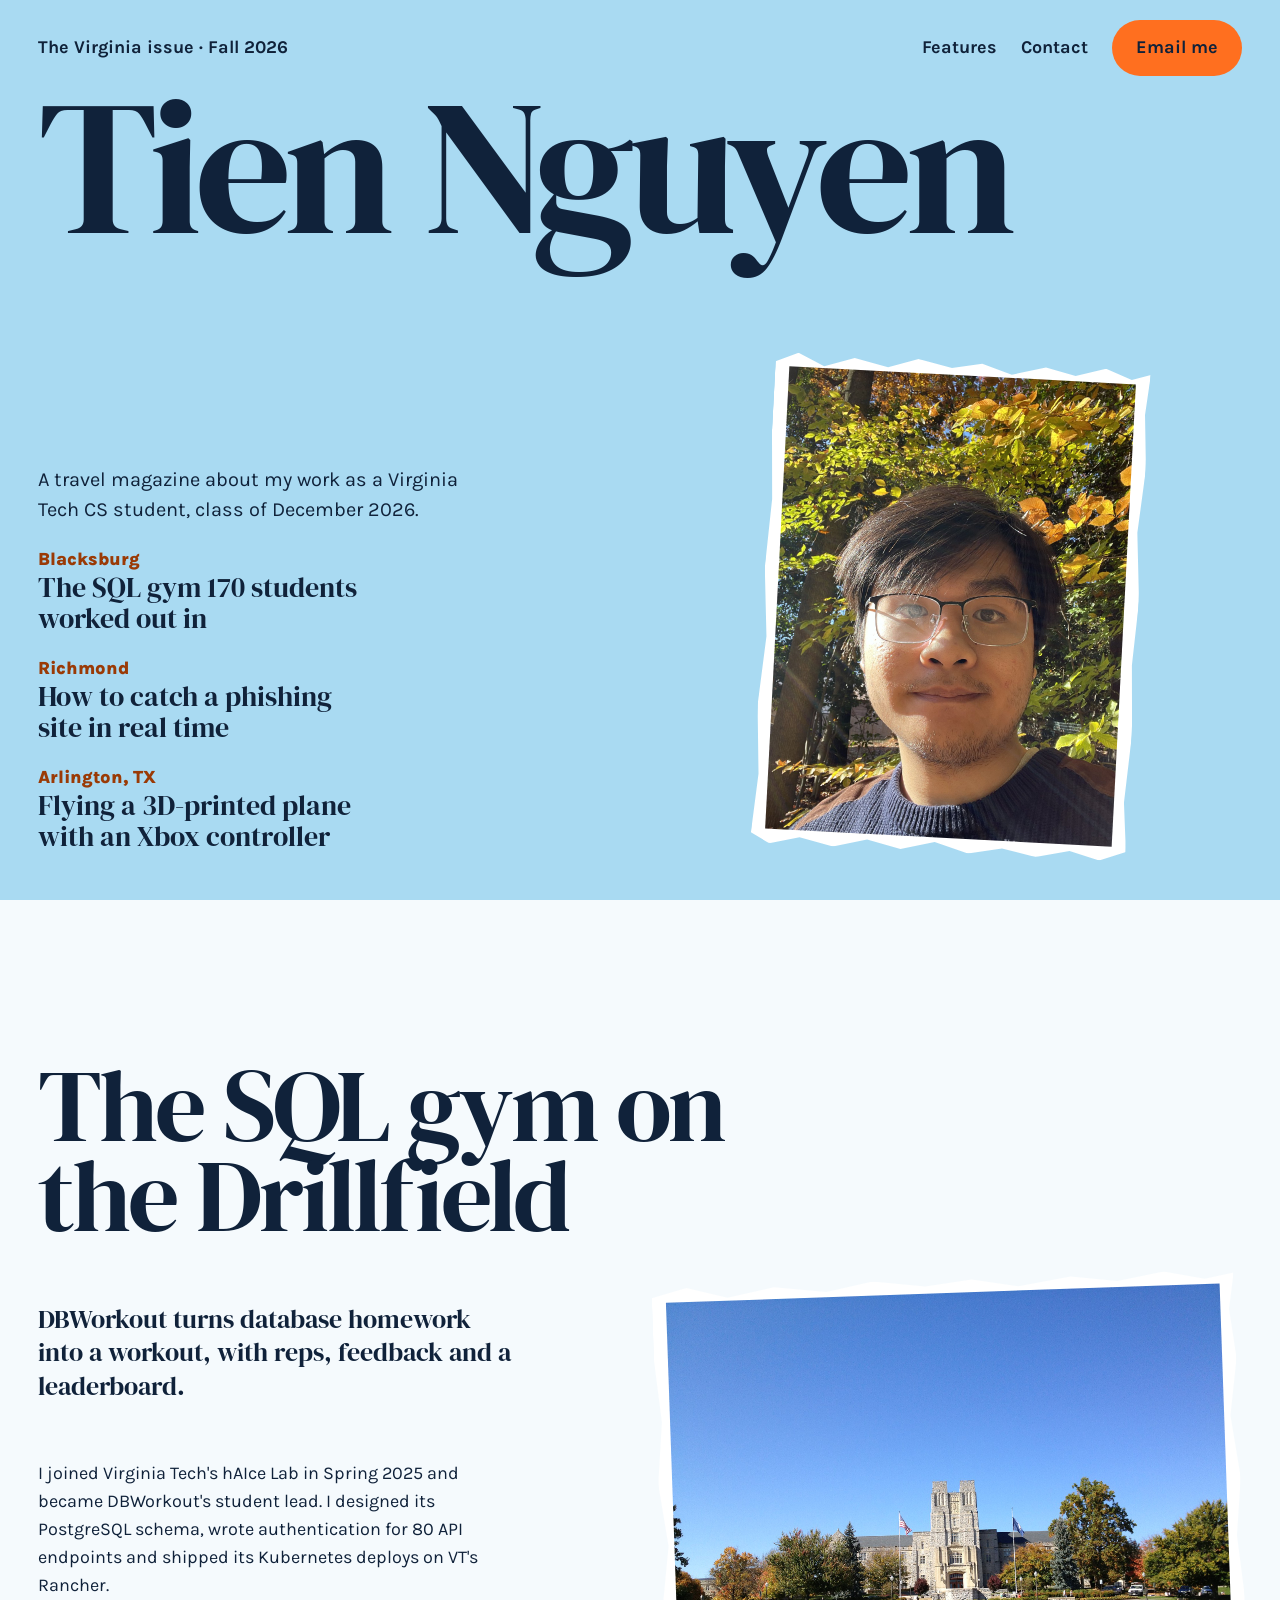
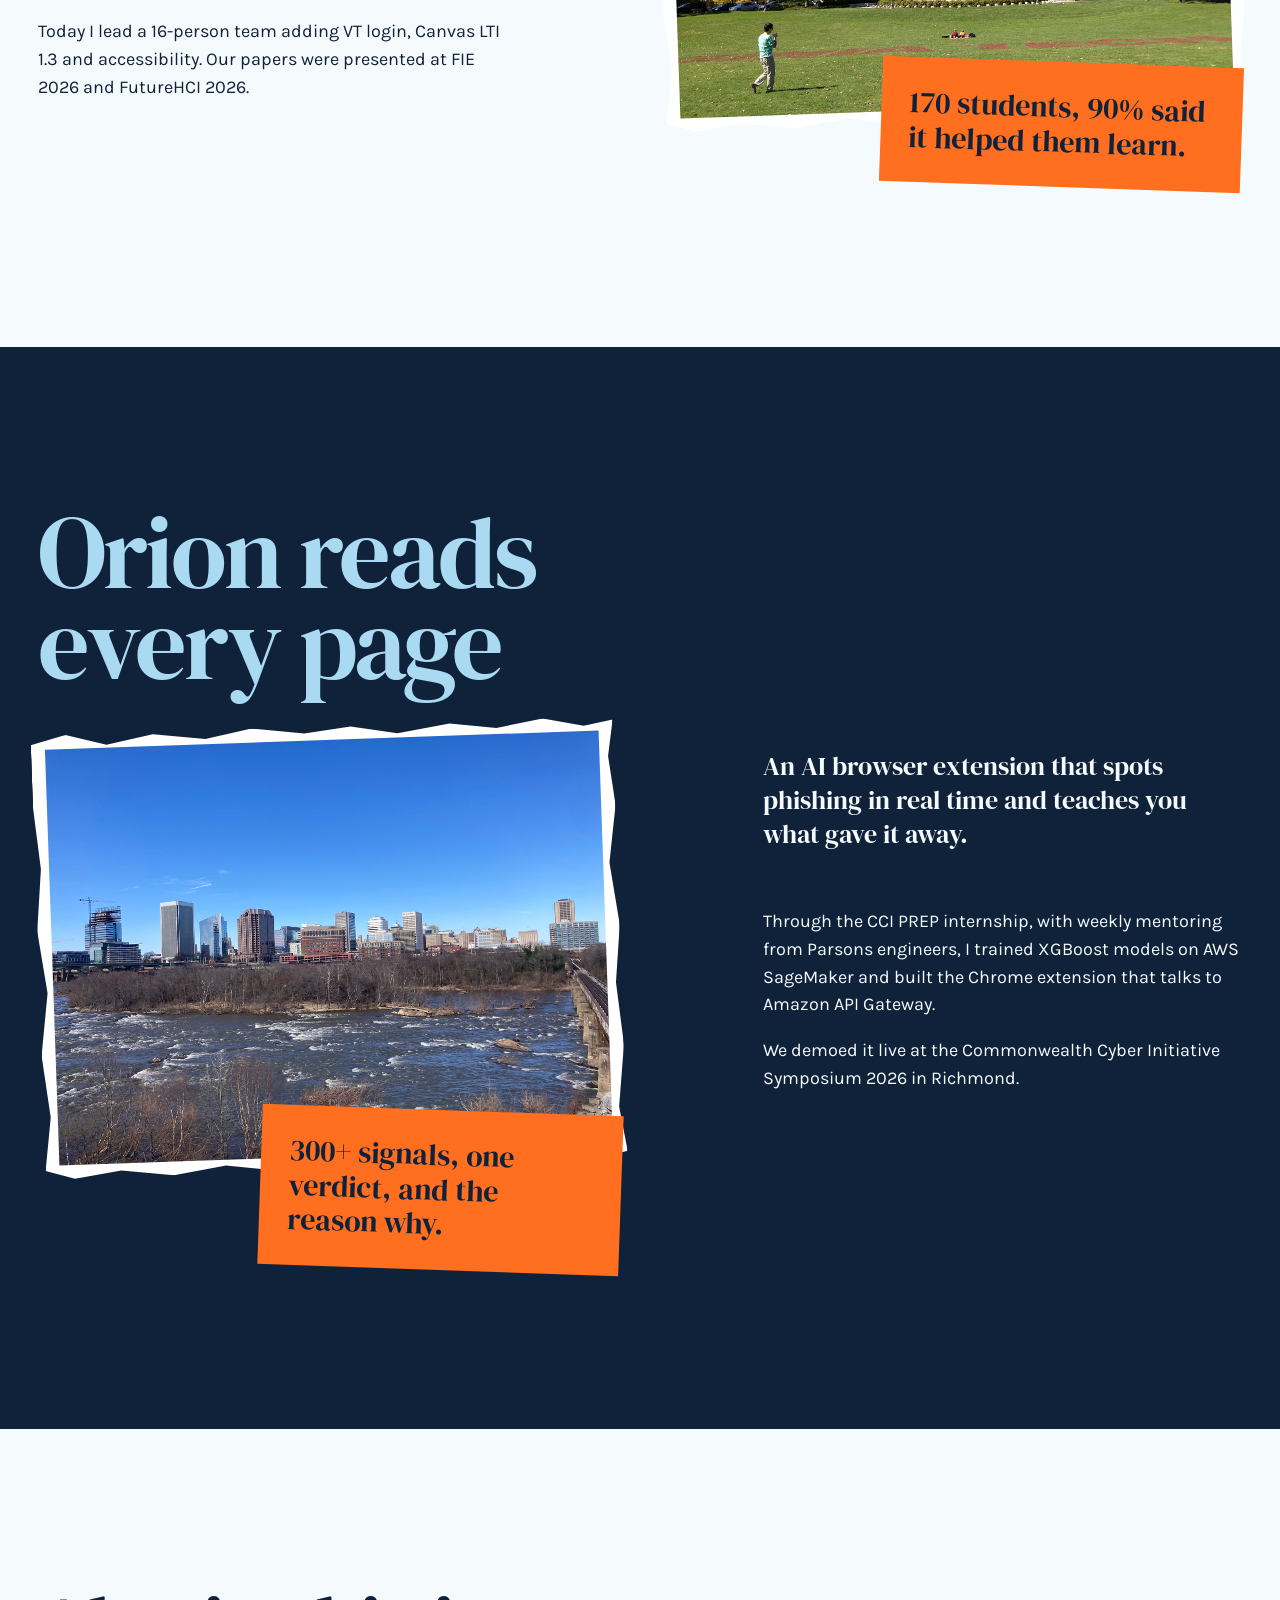
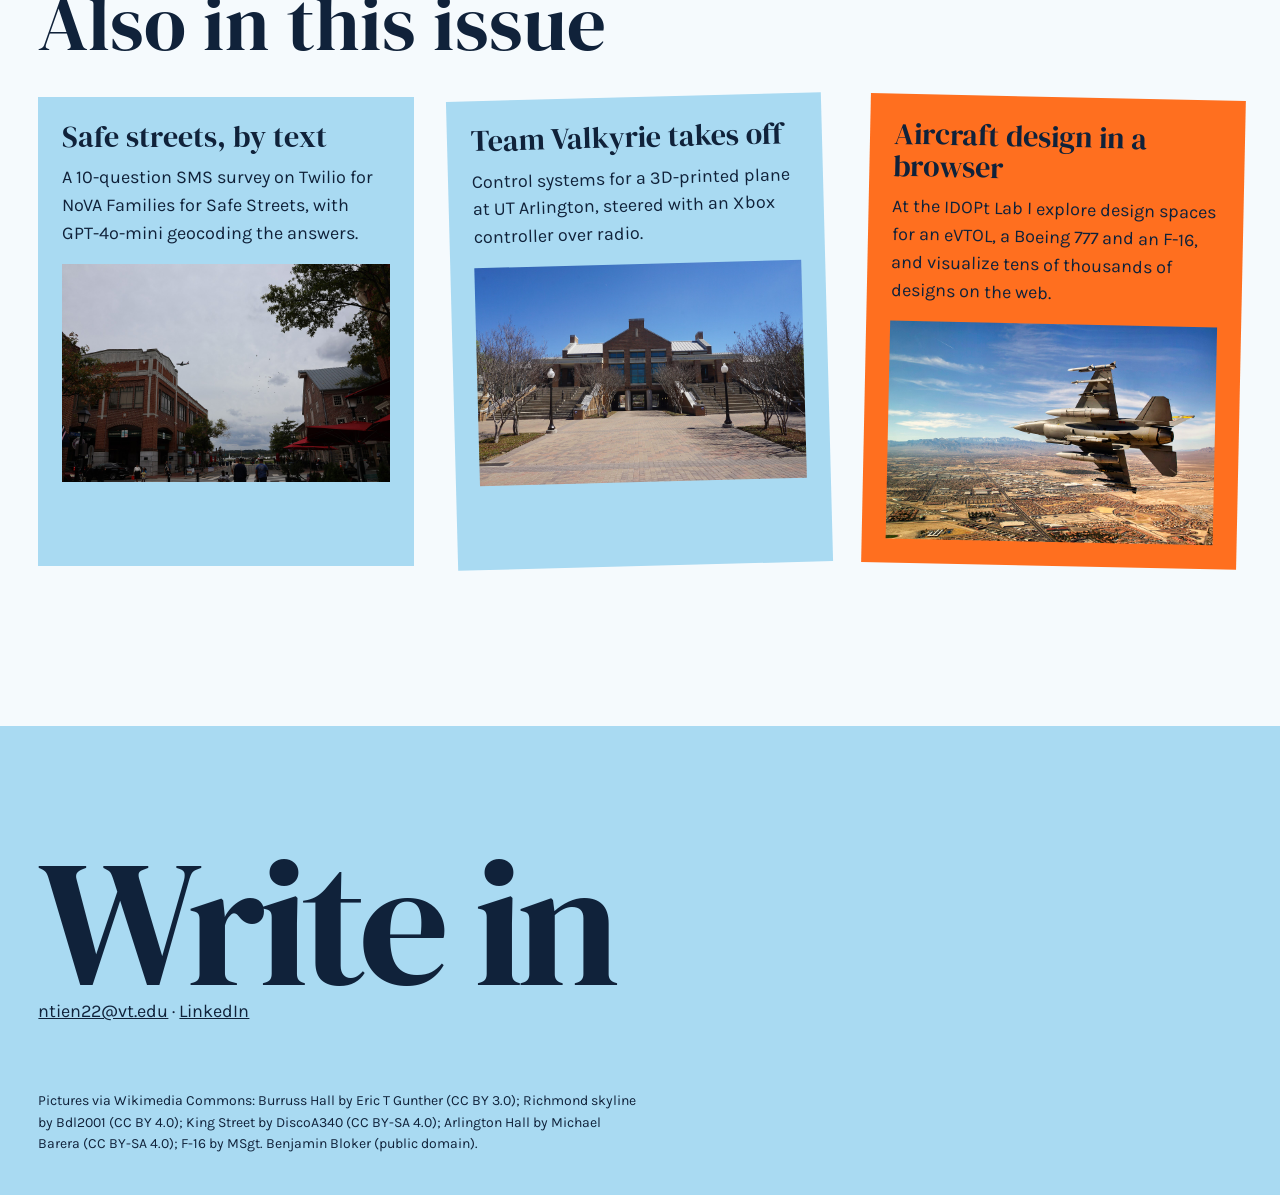
<file: mockups/c-magazine.html>
<!doctype html>
<html lang="en">
<head>
<meta charset="utf-8">
<meta name="viewport" content="width=device-width, initial-scale=1">
<title>Tien Nguyen · Travel magazine</title>
<link href="https://fonts.googleapis.com/css2?family=DM+Serif+Display&family=Karla:wght@400;700;800&display=swap" rel="stylesheet">
<style>
:root{--paper:#F5FAFD;--sky:#A9DAF2;--ink:#10223A;--orange:#FF6F1F;--m:clamp(16px,3vw,40px)}
*{box-sizing:border-box;margin:0}
body{background:var(--paper);color:var(--ink);font:400 18px/1.55 "Karla",system-ui,sans-serif}
a{color:inherit}
img{display:block;max-width:100%}
/* torn-paper cut-out */
.torn{clip-path:polygon(0 2%,6% 0,13% 2.5%,21% .5%,30% 2%,38% 0,47% 1.5%,55% .3%,63% 2.2%,72% .4%,80% 1.8%,88% 0,95% 2%,100% .8%,99% 9%,100% 20%,98.6% 33%,100% 47%,99% 60%,100% 74%,98.8% 88%,100% 98%,93% 100%,85% 98.4%,76% 100%,67% 98.6%,58% 100%,49% 98%,40% 99.8%,31% 98.2%,22% 100%,13% 98.5%,5% 100%,0 98%,1.2% 86%,0 72%,1.4% 58%,0 44%,1% 30%,0 16%);background:#fff;padding:14px}
.torn img{width:100%;object-fit:cover}

/* cover */
.cover{min-height:100svh;display:grid;grid-template-columns:repeat(12,1fr);grid-template-rows:auto 1fr auto;gap:0 var(--m);padding:20px var(--m) 48px;background:var(--sky);position:relative;overflow:hidden}
.top{grid-column:1/-1;display:flex;gap:24px;align-items:center}
.top span{margin-right:auto;font-weight:700}
.top a{text-decoration:none;font-weight:700}
.btn{background:var(--orange);color:var(--ink);padding:14px 24px;border-radius:999px;text-decoration:none;font-weight:800;display:inline-block;transition:transform .15s}
.btn:hover{transform:rotate(-2deg) scale(1.03)}
h1{grid-column:1/-1;grid-row:2;font:400 clamp(64px,15vw,240px)/.85 "DM Serif Display";letter-spacing:-.04em;color:var(--ink);margin-top:8px;white-space:nowrap}
.cover-photo{grid-column:8/12;grid-row:3;align-self:start;transform:rotate(3deg);margin-top:24px}
.cover-photo img{aspect-ratio:3/4}
.lines{grid-column:1/7;grid-row:3;display:flex;flex-direction:column;gap:22px;align-self:end}
.lines p{font:400 clamp(24px,2.2vw,32px)/1.1 "DM Serif Display";max-width:20ch}
.lines p b{font-family:"Karla";font-weight:800;color:#9A3A06;display:block;font-size:18px;line-height:1.4}
.lines p{max-width:24ch}
.lines p.who{font:400 20px/1.5 "Karla";max-width:38ch}

/* feature spread */
.spread{display:grid;grid-template-columns:repeat(12,1fr);gap:var(--m);padding:160px var(--m)}
.spread h2{grid-column:1/-1;font:400 clamp(56px,8vw,128px)/.88 "DM Serif Display";letter-spacing:-.03em;max-width:14ch}
.spread .deck{grid-column:1/6;font:400 26px/1.3 "DM Serif Display";margin-top:24px}
.spread .body{grid-column:1/6;columns:1}
.spread .body p{margin-top:18px;max-width:60ch}
.spread .art{grid-column:7/13;grid-row:2/5;position:relative}
.spread .art .torn:first-child{transform:rotate(-2deg)}
.spread .art .torn:first-child img{aspect-ratio:4/3}
.pull{background:var(--orange);color:var(--ink);padding:28px;font:400 30px/1.15 "DM Serif Display";width:62%;margin:-60px 0 0 auto;position:relative;transform:rotate(2deg)}
.alt{background:var(--ink);color:var(--paper)}
.alt .art{grid-column:1/7}
.alt .deck,.alt .body{grid-column:8/13}
.alt h2{color:var(--sky)}

.brief{display:grid;grid-template-columns:repeat(3,1fr);gap:var(--m);padding:160px var(--m)}
.brief h2{grid-column:1/-1;font:400 clamp(48px,6vw,96px)/.9 "DM Serif Display"}
.brief article{background:var(--sky);padding:24px}
.brief article:nth-child(3){transform:rotate(-1.5deg)}
.brief article:nth-child(4){background:var(--orange);color:var(--ink);transform:rotate(1.2deg)}
.brief h3{font:400 30px/1.05 "DM Serif Display";margin-bottom:12px}
.brief img{margin-top:16px;aspect-ratio:3/2;object-fit:cover;width:100%}
footer{padding:120px var(--m) 40px;background:var(--sky)}
footer h2{font:400 clamp(72px,14vw,220px)/.85 "DM Serif Display";letter-spacing:-.04em}
footer small{display:block;margin-top:64px;font-size:14px;max-width:75ch}
@media (max-width:820px){
  .cover-photo,.lines,.spread .deck,.spread .body,.spread .art,.alt .art,.alt .deck,.alt .body{grid-column:1/-1;grid-row:auto}
  .cover-photo{margin:24px auto 0;width:80%}
  .brief{grid-template-columns:1fr}
  .spread .deck,.pull{font-size:22px}.pull{width:90%}
  .lines p{font-size:22px}
  .top a:not(.btn){display:none}
}
</style>
</head>
<body>
<header class="cover">
  <div class="top"><span>The Virginia issue · Fall 2026</span><a href="#features">Features</a><a href="#contact">Contact</a><a class="btn" href="mailto:ntien22@vt.edu">Email me</a></div>
  <h1>Tien Nguyen</h1>
  <figure class="cover-photo torn"><img src="../assets/me.jpg" alt="Tien Nguyen outdoors under autumn leaves"></figure>
  <div class="lines">
    <p class="who">A travel magazine about my work as a Virginia Tech CS student, class of December 2026.</p>
    <p><b>Blacksburg</b>The SQL gym 170 students worked out in</p>
    <p><b>Richmond</b>How to catch a phishing site in real time</p>
    <p><b>Arlington, TX</b>Flying a 3D-printed plane with an Xbox controller</p>
  </div>
</header>

<main id="features">
  <section class="spread">
    <h2>The SQL gym on the Drillfield</h2>
    <p class="deck">DBWorkout turns database homework into a workout, with reps, feedback and a leaderboard.</p>
    <div class="body">
      <p>I joined Virginia Tech's hAIce Lab in Spring 2025 and became DBWorkout's student lead. I designed its PostgreSQL schema, wrote authentication for 80 API endpoints and shipped its Kubernetes deploys on VT's Rancher.</p>
      <p>Today I lead a 16-person team adding VT login, Canvas LTI 1.3 and accessibility. Our papers were presented at FIE 2026 and FutureHCI 2026.</p>
    </div>
    <div class="art">
      <figure class="torn"><img src="../assets/virginia-tech-burruss-hall-from-drillfield.jpg" alt="Burruss Hall across the Drillfield, Virginia Tech"></figure>
      <p class="pull">170 students, 90% said it helped them learn.</p>
    </div>
  </section>

  <section class="spread alt">
    <h2>Orion reads every page</h2>
    <div class="art">
      <figure class="torn"><img src="../assets/richmond-virginia-skyline-march-2025.jpg" alt="Richmond skyline over the James River"></figure>
      <p class="pull">300+ signals, one verdict, and the reason why.</p>
    </div>
    <p class="deck">An AI browser extension that spots phishing in real time and teaches you what gave it away.</p>
    <div class="body">
      <p>Through the CCI PREP internship, with weekly mentoring from Parsons engineers, I trained XGBoost models on AWS SageMaker and built the Chrome extension that talks to Amazon API Gateway.</p>
      <p>We demoed it live at the Commonwealth Cyber Initiative Symposium 2026 in Richmond.</p>
    </div>
  </section>

  <section class="brief">
    <h2>Also in this issue</h2>
    <article><h3>Safe streets, by text</h3><p>A 10-question SMS survey on Twilio for NoVA Families for Safe Streets, with GPT-4o-mini geocoding the answers.</p><img src="../assets/king-street-alexandria-22-september-2023-43.jpg" alt="King Street, Alexandria"></article>
    <article><h3>Team Valkyrie takes off</h3><p>Control systems for a 3D-printed plane at UT Arlington, steered with an Xbox controller over radio.</p><img src="../assets/university-of-texas-at-arlington-march-2021.jpg" alt="Arlington Hall, UT Arlington"></article>
    <article><h3>Aircraft design in a browser</h3><p>At the IDOPt Lab I explore design spaces for an eVTOL, a Boeing 777 and an F-16, and visualize tens of thousands of designs on the web.</p><img src="../assets/a-usaf-f-16-pilot-breaking-right.jpg" alt="An F-16 banking over desert"></article>
  </section>
</main>
<footer id="contact">
  <h2>Write in</h2>
  <p><a href="mailto:ntien22@vt.edu">ntien22@vt.edu</a> · <a href="https://www.linkedin.com/in/tienthnguyen/">LinkedIn</a></p>
  <small>Pictures via Wikimedia Commons: Burruss Hall by Eric T Gunther (CC BY 3.0); Richmond skyline by Bdl2001 (CC BY 4.0); King Street by DiscoA340 (CC BY-SA 4.0); Arlington Hall by Michael Barera (CC BY-SA 4.0); F-16 by MSgt. Benjamin Bloker (public domain).</small>
</footer>
</body>
</html>
</file>
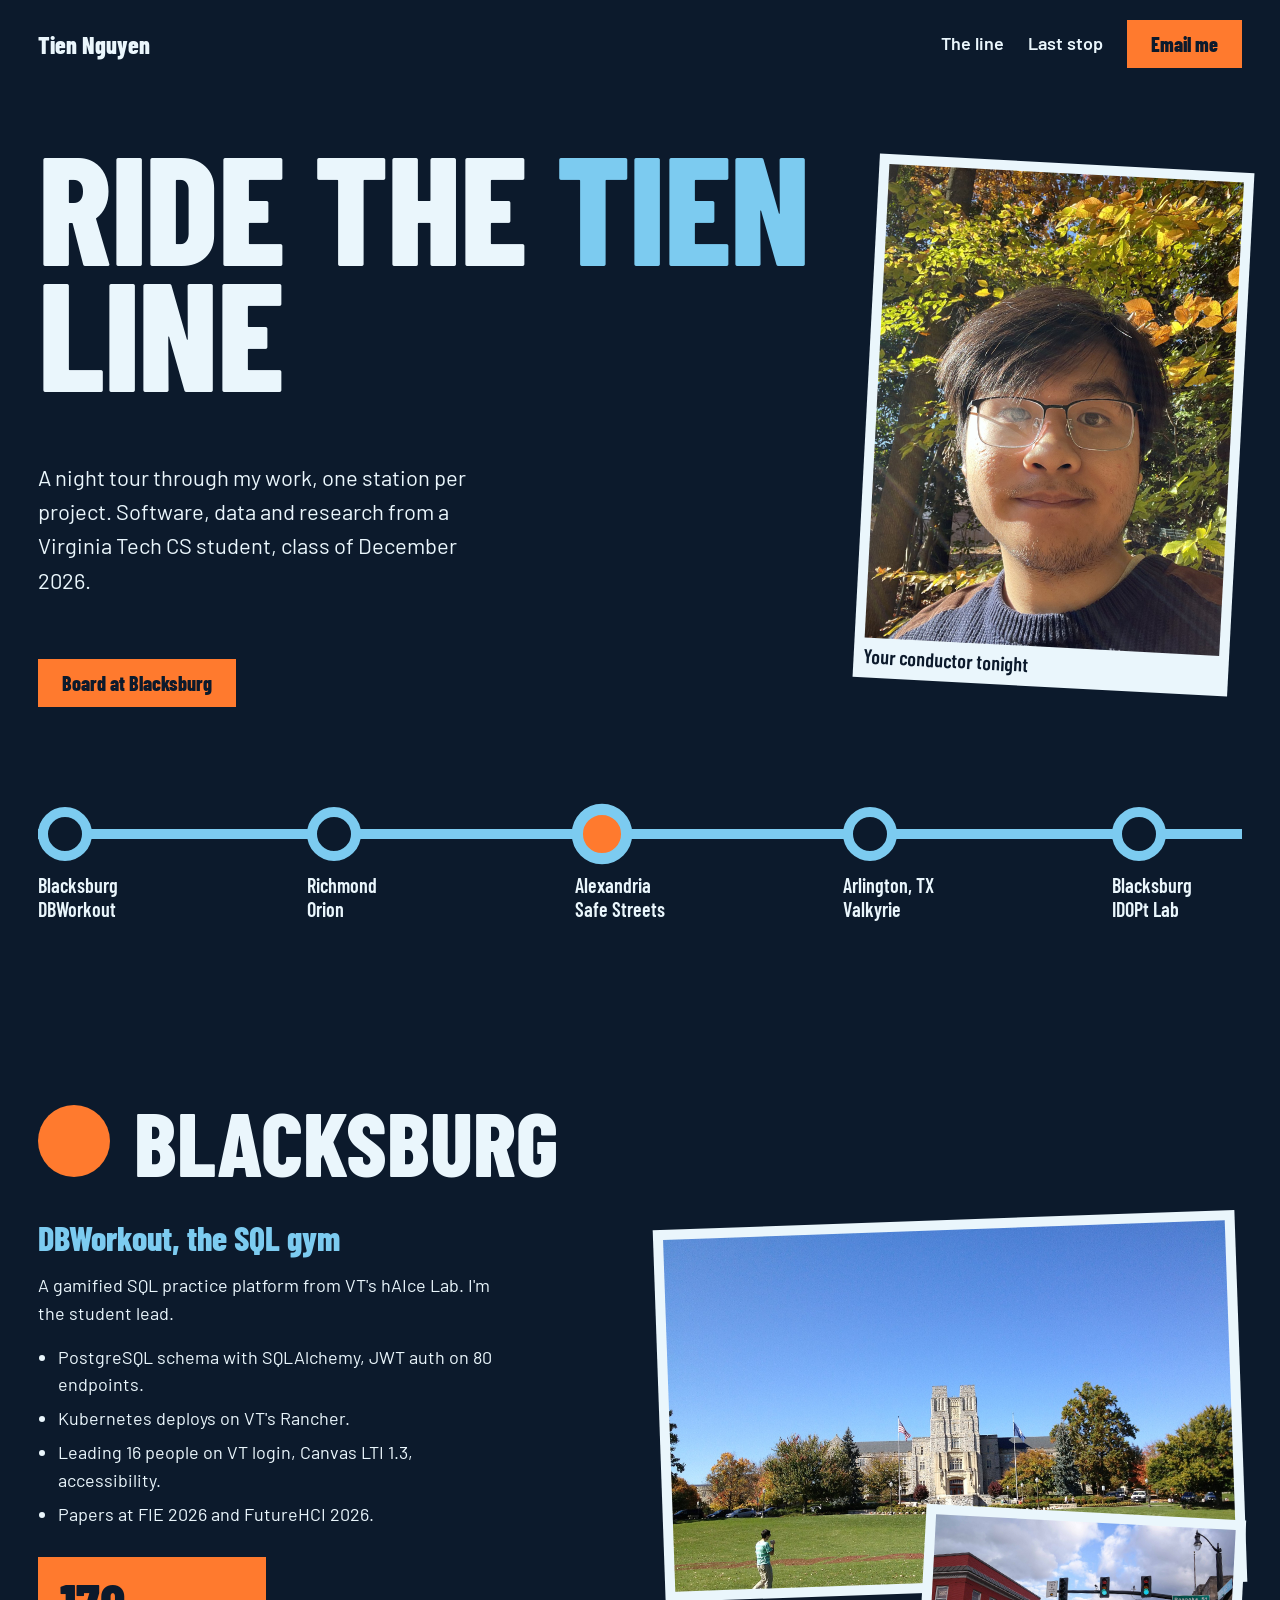
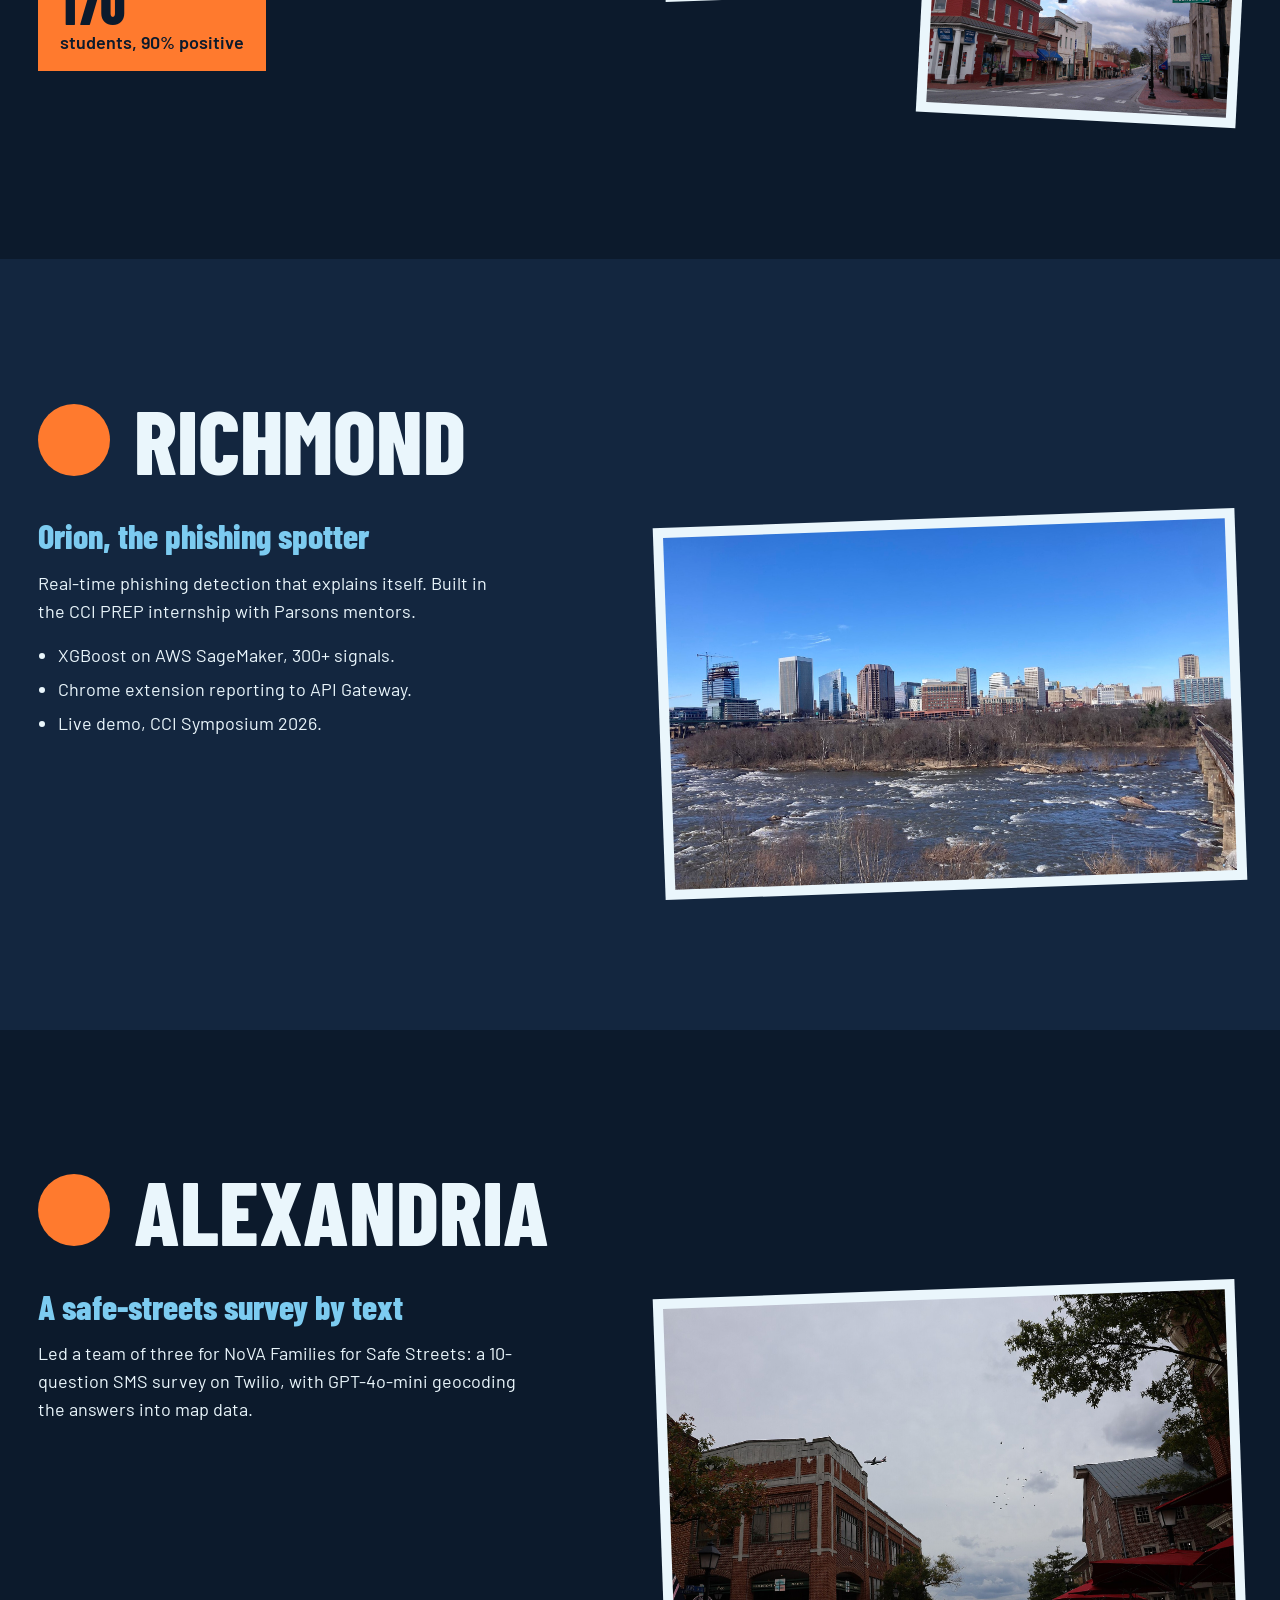
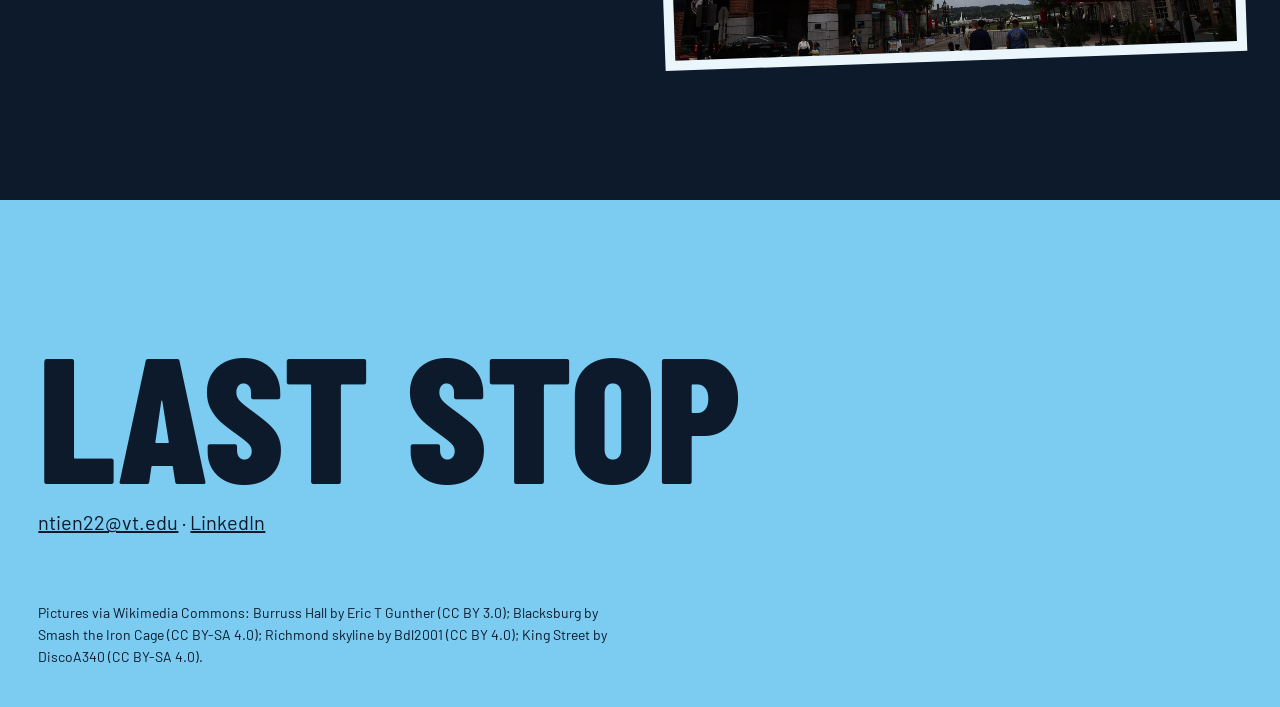
<file: mockups/d-night-line.html>
<!doctype html>
<html lang="en">
<head>
<meta charset="utf-8">
<meta name="viewport" content="width=device-width, initial-scale=1">
<title>Tien Nguyen · The Night Line</title>
<link href="https://fonts.googleapis.com/css2?family=Barlow+Condensed:wght@600;800&family=Barlow:wght@400;600&display=swap" rel="stylesheet">
<style>
:root{--night:#0C1A2C;--night-2:#13263F;--line:#7CCBF0;--orange:#FF7A2E;--light:#EAF6FC;--m:clamp(16px,3vw,40px)}
*{box-sizing:border-box;margin:0}
body{background:var(--night);color:var(--light);font:400 18px/1.55 "Barlow",system-ui,sans-serif}
a{color:inherit}
img{display:block;max-width:100%}
nav{display:flex;gap:24px;align-items:center;padding:20px var(--m)}
nav b{margin-right:auto;font:800 24px "Barlow Condensed"}
nav a{text-decoration:none;font-weight:600}
.btn{background:var(--orange);color:var(--night);text-decoration:none;font:800 20px "Barlow Condensed";padding:12px 24px;display:inline-block;transition:transform .15s,background .15s}
.btn:hover{background:var(--line);transform:translateY(-2px)}
.hero{padding:6vh var(--m) 0;display:grid;grid-template-columns:repeat(12,1fr);gap:var(--m)}
h1{grid-column:1/9;font:800 clamp(80px,12vw,200px)/.82 "Barlow Condensed";text-transform:uppercase;letter-spacing:-.01em}
h1 span{color:var(--line)}
.hero .lede{grid-column:1/7;font-size:22px;margin-top:28px;max-width:38ch}
.hero .actions{grid-column:1/7;margin-top:24px}
.hero figure{grid-column:9/13;grid-row:1/4;align-self:center;background:var(--light);padding:10px;transform:rotate(3deg)}
.hero figure img{aspect-ratio:3/4;object-fit:cover}
.hero figure figcaption{color:var(--night);font:600 20px "Barlow Condensed";padding-top:6px}

/* the line diagram: the live thing */
.diagram{padding:100px var(--m) 40px;overflow-x:auto}
.track{position:relative;display:flex;justify-content:space-between;min-width:760px}
.track::before{content:"";position:absolute;left:0;right:0;top:22px;height:10px;background:var(--line)}
.station{position:relative;background:none;border:0;color:var(--light);font:600 20px "Barlow Condensed";text-align:left;cursor:pointer;padding:0;width:130px}
.station i{display:block;width:54px;height:54px;border-radius:50%;background:var(--night);border:10px solid var(--line);transition:background .2s,transform .2s}
.station span{display:block;margin-top:12px}
.station:hover i,.station:focus-visible i,.station.on i{background:var(--orange);transform:scale(1.12)}
.station:focus-visible{outline:3px solid var(--orange);outline-offset:6px}

.stop{display:grid;grid-template-columns:repeat(12,1fr);gap:var(--m);padding:140px var(--m)}
.stop:nth-child(even){background:var(--night-2)}
.sign{grid-column:1/-1;display:flex;align-items:center;gap:24px}
.sign i{width:72px;height:72px;border-radius:50%;background:var(--orange);flex:none}
.sign h2{font:800 clamp(52px,7vw,112px)/.9 "Barlow Condensed";text-transform:uppercase}
.stop .text{grid-column:1/6}
.stop .text h3{font:800 34px/1.05 "Barlow Condensed";color:var(--line)}
.stop .text p{margin-top:16px;max-width:60ch}
.stop .text ul{margin-top:16px;padding-left:1.1em}
.stop .text li{margin-top:6px}
.stop .pics{grid-column:7/13;position:relative}
.lit{background:var(--light);padding:10px;transform:rotate(-2deg)}
.lit img{aspect-ratio:16/10;object-fit:cover;width:100%}
.lit + .lit{width:55%;margin:-80px 0 0 auto;transform:rotate(3deg)}
.stat{display:inline-block;margin-top:28px;background:var(--orange);color:var(--night);padding:18px 22px;font:600 18px "Barlow"}
.stat strong{display:block;font:800 56px/1 "Barlow Condensed"}
footer{padding:140px var(--m) 40px;border-top:0;background:var(--line);color:var(--night)}
footer h2{font:800 clamp(72px,14vw,220px)/.82 "Barlow Condensed";text-transform:uppercase}
footer p{margin-top:20px;font-size:20px}
footer small{display:block;margin-top:64px;font-size:14px;max-width:75ch}
@media (max-width:820px){
  h1,.hero .lede,.hero .actions,.stop .text,.stop .pics{grid-column:1/-1}
  .hero figure{grid-column:2/12;grid-row:auto;margin-top:32px}
  nav a:not(.btn){display:none}
}
@media (prefers-reduced-motion:reduce){*{transition:none!important;scroll-behavior:auto!important}}
html{scroll-behavior:smooth}
</style>
</head>
<body>
<nav><b>Tien Nguyen</b><a href="#line">The line</a><a href="#contact">Last stop</a><a class="btn" href="mailto:ntien22@vt.edu">Email me</a></nav>
<header class="hero">
  <h1>Ride the <span>Tien</span> line</h1>
  <p class="lede">A night tour through my work, one station per project. Software, data and research from a Virginia Tech CS student, class of December 2026.</p>
  <div class="actions"><a class="btn" href="#line">Board at Blacksburg</a></div>
  <figure><img src="../assets/me.jpg" alt="Tien Nguyen outdoors under autumn leaves"><figcaption>Your conductor tonight</figcaption></figure>
</header>

<div class="diagram" id="line" aria-label="Stations on the line">
  <div class="track">
    <button class="station" data-go="s1"><i></i><span>Blacksburg<br>DBWorkout</span></button>
    <button class="station" data-go="s2"><i></i><span>Richmond<br>Orion</span></button>
    <button class="station" data-go="s3"><i></i><span>Alexandria<br>Safe Streets</span></button>
    <button class="station" data-go="s4"><i></i><span>Arlington, TX<br>Valkyrie</span></button>
    <button class="station" data-go="s5"><i></i><span>Blacksburg<br>IDOPt Lab</span></button>
  </div>
</div>

<main>
  <section class="stop" id="s1">
    <div class="sign"><i></i><h2>Blacksburg</h2></div>
    <div class="text">
      <h3>DBWorkout, the SQL gym</h3>
      <p>A gamified SQL practice platform from VT's hAIce Lab. I'm the student lead.</p>
      <ul><li>PostgreSQL schema with SQLAlchemy, JWT auth on 80 endpoints.</li><li>Kubernetes deploys on VT's Rancher.</li><li>Leading 16 people on VT login, Canvas LTI 1.3, accessibility.</li><li>Papers at FIE 2026 and FutureHCI 2026.</li></ul>
      <div class="stat"><strong>170</strong>students, 90% positive</div>
    </div>
    <div class="pics"><figure class="lit"><img src="../assets/virginia-tech-burruss-hall-from-drillfield.jpg" alt="Burruss Hall across the Drillfield"></figure><figure class="lit"><img src="../assets/blacksburg-virginia.jpg" alt="Main Street, Blacksburg"></figure></div>
  </section>
  <section class="stop" id="s2">
    <div class="sign"><i></i><h2>Richmond</h2></div>
    <div class="text">
      <h3>Orion, the phishing spotter</h3>
      <p>Real-time phishing detection that explains itself. Built in the CCI PREP internship with Parsons mentors.</p>
      <ul><li>XGBoost on AWS SageMaker, 300+ signals.</li><li>Chrome extension reporting to API Gateway.</li><li>Live demo, CCI Symposium 2026.</li></ul>
    </div>
    <div class="pics"><figure class="lit"><img src="../assets/richmond-virginia-skyline-march-2025.jpg" alt="Richmond skyline over the James River"></figure></div>
  </section>
  <section class="stop" id="s3">
    <div class="sign"><i></i><h2>Alexandria</h2></div>
    <div class="text">
      <h3>A safe-streets survey by text</h3>
      <p>Led a team of three for NoVA Families for Safe Streets: a 10-question SMS survey on Twilio, with GPT-4o-mini geocoding the answers into map data.</p>
    </div>
    <div class="pics"><figure class="lit"><img src="../assets/king-street-alexandria-22-september-2023-43.jpg" alt="King Street, Old Town Alexandria"></figure></div>
  </section>
</main>
<footer id="contact">
  <h2>Last stop</h2>
  <p><a href="mailto:ntien22@vt.edu">ntien22@vt.edu</a> · <a href="https://www.linkedin.com/in/tienthnguyen/">LinkedIn</a></p>
  <small>Pictures via Wikimedia Commons: Burruss Hall by Eric T Gunther (CC BY 3.0); Blacksburg by Smash the Iron Cage (CC BY-SA 4.0); Richmond skyline by Bdl2001 (CC BY 4.0); King Street by DiscoA340 (CC BY-SA 4.0).</small>
</footer>
<script>
// the live thing: tap a station to ride there; the station you're at lights up
const st = document.querySelectorAll('.station');
st.forEach(b => b.addEventListener('click', () => document.getElementById(b.dataset.go)?.scrollIntoView()));
const io = new IntersectionObserver(es => es.forEach(e => {
  if (e.isIntersecting) st.forEach(b => b.classList.toggle('on', b.dataset.go === e.target.id));
}), {rootMargin: '-45% 0px -45% 0px'});
document.querySelectorAll('.stop').forEach(s => io.observe(s));
</script>
</body>
</html>
</file>
<file: style.css>
:root {
  --paper: #F5FAFD;
  --sky: #A9DAF2;
  --sky-2: #D3ECF8;
  --ink: #10223A;
  --orange: #FF6F1F;
  --orange-ink: #9A3A06;
  --m: clamp(16px, 3vw, 40px);
  --gap: clamp(96px, 10vw, 150px);
  --ease: cubic-bezier(.2, .7, .2, 1);
}
* { box-sizing: border-box; margin: 0; }
html { scroll-behavior: smooth; }
body { background: var(--paper); color: var(--ink); font: 400 18px/1.55 "Karla", system-ui, sans-serif; }
a { color: inherit; }
img { display: block; max-width: 100%; height: auto; }
:focus-visible { outline: 3px solid var(--orange); outline-offset: 3px; }

.btn {
  display: inline-block; background: var(--orange); color: var(--ink); border: 0; cursor: pointer;
  padding: 14px 24px; border-radius: 999px; font: 800 18px "Karla"; text-decoration: none; white-space: nowrap;
  transition: transform .2s var(--ease), background .2s;
}
.btn:hover { transform: rotate(-2deg) scale(1.04); }
.btn:active { transform: scale(.97); }
.btn:disabled { background: var(--sky); cursor: default; transform: none; }
.go { font-weight: 800; text-decoration-thickness: 2px; text-underline-offset: 4px; transition: color .2s; }
.go:hover { color: var(--orange-ink); }

/* torn-paper cut-out */
.torn {
  background: #fff; padding: 14px;
  clip-path: polygon(0 2%,6% 0,13% 2.5%,21% .5%,30% 2%,38% 0,47% 1.5%,55% .3%,63% 2.2%,72% .4%,80% 1.8%,88% 0,95% 2%,100% .8%,99% 9%,100% 20%,98.6% 33%,100% 47%,99% 60%,100% 74%,98.8% 88%,100% 98%,93% 100%,85% 98.4%,76% 100%,67% 98.6%,58% 100%,49% 98%,40% 99.8%,31% 98.2%,22% 100%,13% 98.5%,5% 100%,0 98%,1.2% 86%,0 72%,1.4% 58%,0 44%,1% 30%,0 16%);
}
.torn img { width: 100%; object-fit: cover; }
figcaption { font-size: 16px; padding-top: 10px; }

/* ---------- cover ---------- */
.cover {
  display: grid; grid-template-columns: repeat(12, 1fr); gap: 0 var(--m);
  padding: 20px var(--m) 96px; background: var(--sky); overflow: hidden;
}
.top { grid-column: 1 / -1; display: flex; gap: 24px; align-items: center; }
.top .issue { margin-right: auto; font-weight: 800; }
.top a:not(.btn) { text-decoration: none; font-weight: 700; }
.top a:not(.btn):hover { text-decoration: underline; }

/* the postcard masthead: big block letters filled with a photograph */
.masthead {
  grid-column: 1 / -1; margin-top: 24px;
  font: 400 clamp(56px, 12.2vw, 200px) / .9 "Bowlby One", sans-serif;
  text-transform: uppercase; letter-spacing: -.01em; white-space: nowrap;
  background: url(assets/me.jpg) 70% 12% / 140% auto;
  -webkit-background-clip: text; background-clip: text; color: transparent; /* taste-skill-ignore: photo-filled postcard lettering the client asked for */
  -webkit-text-stroke: 3px var(--ink); paint-order: stroke fill;
  animation: drift 26s ease-in-out infinite alternate;
}
@keyframes drift { to { background-position: 30% 30%; } }

.lines { grid-column: 1 / 7; display: flex; flex-direction: column; gap: 24px; margin-top: 40px; }
.who { font-size: 22px; max-width: 36ch; }
.who p + p { margin-top: 14px; }
.line { display: block; text-decoration: none; font: 400 30px/1.12 "DM Serif Display"; max-width: 30ch; transition: transform .2s var(--ease); }
.line b { display: block; font: 800 18px/1.4 "Karla"; color: var(--orange-ink); }
.line:hover { transform: translateX(8px); }
.cover-photo { grid-column: 8 / 12; margin-top: 32px; rotate: 3deg; }
.cover-photo img { aspect-ratio: 3 / 4; }

/* ---------- feature spreads ---------- */
.project.feature {
  display: grid; grid-template-columns: repeat(12, 1fr); gap: 0 var(--m);
  padding: var(--gap) var(--m);
}
.feature h2 { grid-column: 1 / -1; font: 400 clamp(52px, 7.6vw, 120px) / .9 "DM Serif Display"; letter-spacing: -.03em; max-width: 14ch; margin-bottom: 48px; }
.feature .deck { grid-column: 1 / 6; font: 400 26px/1.25 "DM Serif Display"; max-width: 30ch; }
.feature .body { grid-column: 1 / 6; }
.feature .body p { margin-top: 18px; max-width: 60ch; }
.feature .art { grid-column: 7 / 13; grid-row: 2 / 5; }
.feature.alt { background: var(--ink); color: var(--paper); }
.feature.alt h2 { color: var(--sky); }
.feature.alt .art { grid-column: 1 / 7; }
.feature.alt .deck, .feature.alt .body { grid-column: 8 / 13; }
.feature.alt .go:hover { color: var(--sky); }
.feature .torn { color: var(--ink); }
.tilt-l { rotate: -2deg; }
.tilt-r { rotate: 1.5deg; }
.pull {
  background: var(--orange); color: var(--ink); padding: 28px;
  font: 400 30px/1.15 "DM Serif Display"; width: min(62%, 420px);
  margin: -56px 0 0 auto; position: relative; rotate: 2deg;
}

/* app screens for the IDOPt spread */
.screens { display: grid; grid-template-columns: repeat(6, 1fr); align-items: start; }
.screen { background: #fff; padding: 12px; position: relative; color: var(--ink); }
.screen::before { content: ""; position: absolute; top: -14px; left: 40%; width: 96px; height: 28px; background: var(--orange); transform: rotate(-4deg); }
.screen.big { grid-column: 1 / 6; grid-row: 1; rotate: -1.5deg; }
.screen.small { grid-column: 4 / 7; grid-row: 2; margin-top: -120px; rotate: 3deg; }
.screens .pull { grid-column: 1 / 5; grid-row: 2; align-self: end; margin: 32px 0 0; width: auto; rotate: -2deg; }
.screen.live { grid-column: 1 / -1; rotate: none; }
.screen iframe { display: block; width: 100%; height: 78svh; border: 0; background: #fff; }
.demo-actions { display: flex; gap: 20px; align-items: center; flex-wrap: wrap; margin-top: 28px !important; }

/* taped photo stack: one slide on top, paper sheets behind, arrows on the photo */
.stack { position: relative; color: var(--ink); }
.stack::before, .stack::after { content: ""; position: absolute; inset: 0; background: #fff; box-shadow: 0 6px 18px rgb(16 34 58 / .12); }
.stack::before { rotate: 3.5deg; translate: 14px -6px; }
.stack::after { rotate: -3deg; translate: -8px 10px; }
.stack .paper { position: relative; z-index: 1; background: #fff; padding: 14px; box-shadow: 0 6px 18px rgb(16 34 58 / .12); }
.shots { position: relative; aspect-ratio: var(--ratio, 3 / 2); overflow: hidden; background: var(--sky-2); }
.shots img { position: absolute; inset: 0; width: 100%; height: 100%; object-fit: cover; object-position: 50% 30%; opacity: 0; visibility: hidden; transition: opacity .35s, visibility 0s .35s; }
.shots img.on { opacity: 1; visibility: visible; transition: opacity .35s; }
.cap { font-size: 16px; padding-top: 10px; min-height: 2.6em; }
.stack-nav { position: absolute; right: 12px; bottom: 12px; z-index: 2; display: flex; gap: 8px; align-items: center; }
.stack-nav button { width: 44px; height: 44px; border: 0; border-radius: 50%; background: var(--orange); color: var(--ink); cursor: pointer; display: grid; place-items: center; box-shadow: 0 2px 6px rgb(16 34 58 / .25); transition: transform .2s var(--ease); }
.stack-nav button:hover { transform: scale(1.08); }
.stack-nav button:active { transform: scale(.94); }
.stack-nav .count { background: rgb(255 255 255 / .92); padding: 6px 12px; border-radius: 999px; font: 800 14px "Karla"; }
.tape { position: absolute; z-index: 3; top: -14px; left: 50%; translate: -50% 0; rotate: -4deg; background: var(--orange); padding: 4px 18px; font: 800 15px "Karla"; letter-spacing: .08em; text-transform: uppercase; }

/* expand button (top right of every photo) and the full-size view it opens */
.cover-photo, .face.front { position: relative; }
.expand { position: absolute; top: 24px; right: 24px; z-index: 4; width: 36px; height: 36px; border: 0; border-radius: 50%; display: grid; place-items: center; background: rgb(255 255 255 / .9); color: var(--ink); cursor: zoom-in; box-shadow: 0 2px 6px rgb(16 34 58 / .25); transition: transform .2s var(--ease); }
.shots .expand { top: 12px; right: 12px; }
.expand:hover { transform: scale(1.1); }
.flip.flipped .expand { display: none; }
.lightbox { margin: auto; border: 0; padding: 14px; background: #fff; color: var(--ink); max-width: 94vw; overflow: visible; }
.lightbox::backdrop { background: rgb(16 34 58 / .85); }
.lightbox img { max-width: 100%; max-height: 80vh; width: auto; margin: auto; }
.lightbox p { font-size: 16px; padding-top: 10px; max-width: 70ch; }
.lightbox .close { position: absolute; top: -18px; right: -18px; width: 40px; height: 40px; border: 0; border-radius: 50%; background: var(--orange); color: var(--ink); font: 800 26px/1 "Karla"; cursor: pointer; }

/* DBWorkout: previews on top, conferences tucked under, the pull note beside */
.stacks { display: grid; grid-template-columns: repeat(6, 1fr); align-items: start; }
.stacks .previews { grid-column: 1 / -1; rotate: -1.2deg; }
.stacks .conferences { grid-column: 1 / 5; grid-row: 2; margin-top: 64px; rotate: 2deg; }
/* the note sits right of the conference stack so its arrows stay clear */
.stacks .pull { grid-column: 5 / 7; grid-row: 2; align-self: end; width: auto; margin: 0 calc(8px - var(--m)) -24px 20px; font-size: 24px; z-index: 2; }

/* ---------- the wall of notes ---------- */
.wall { background: var(--sky-2); padding: var(--gap) var(--m); }
.wall h2 { font: 400 clamp(52px, 7.6vw, 120px) / .9 "DM Serif Display"; letter-spacing: -.03em; margin-bottom: 72px; }
.notes { display: grid; grid-template-columns: repeat(auto-fill, minmax(min(100%, 300px), 1fr)); gap: 56px var(--m); align-items: start; }
.project.note { background: #fff; padding: 36px 28px 32px; position: relative; transition: transform .25s var(--ease); }
.project.note::before { content: ""; position: absolute; top: -14px; left: 50%; width: 92px; height: 28px; background: var(--orange); transform: translateX(-50%) rotate(-3deg); }
.project.note:nth-child(3n+1) { transform: rotate(-1.6deg); }
.project.note:nth-child(3n+2) { transform: rotate(1.2deg); background: var(--sky); }
.project.note:nth-child(3n) { transform: rotate(-.6deg); }
.project.note:hover { transform: rotate(0) translateY(-6px); }
.note h2 { font: 400 30px/1.1 "DM Serif Display"; margin-bottom: 14px; }
.note .body, .note .art { display: none; }
.note .thumb { float: right; width: 72px; margin: -8px -6px 8px 12px; }
.wall [hidden] { display: none; }

/* flip note: photo on the front, the description on the back */
.project.note.flip { padding: 0; background: none; perspective: 1400px; }
.note.flip::before { z-index: 2; }
.flip-card { display: grid; transform-style: preserve-3d; transition: transform .7s var(--ease); }
.flip.flipped .flip-card { transform: rotateY(180deg); }
.face { grid-area: 1 / 1; backface-visibility: hidden; -webkit-backface-visibility: hidden; background: #fff; }
.face.front { padding: 14px 14px 16px; display: flex; flex-direction: column; }
.face.front img { width: 100%; flex: 1; min-height: 240px; object-fit: cover; object-position: 30% 50%; background: var(--sky-2); }
.front-title { display: flex; align-items: center; justify-content: space-between; gap: 8px; padding-top: 12px; font: 400 26px/1.1 "DM Serif Display"; }
.hint { display: inline-flex; align-items: center; gap: 4px; font: 800 14px "Karla"; opacity: .45; white-space: nowrap; transition: opacity .2s; }
.flip:hover .hint { opacity: .8; }
.face.back { transform: rotateY(180deg); background: var(--sky); padding: 36px 28px 28px; }
.face.back p { font-size: 15px; line-height: 1.45; }
.flip-hit { position: absolute; inset: 0; z-index: 3; width: 100%; border: 0; background: none; cursor: pointer; }

/* ---------- passport ---------- */
.passport { display: grid; grid-template-columns: repeat(12, 1fr); gap: var(--m); padding: var(--gap) var(--m); align-items: center; }
.passport-text { grid-column: 1 / 6; }
.passport h2 { font: 400 clamp(52px, 7.6vw, 120px) / .9 "DM Serif Display"; letter-spacing: -.03em; }
.passport-text p { margin-top: 24px; font-size: 22px; max-width: 34ch; }
.page { grid-column: 7 / 13; position: relative; aspect-ratio: 5 / 4; background: var(--sky-2); }
.page .badge { position: absolute; width: 46%; left: 12%; top: 14%; transform: rotate(-8deg); }
.page .ring { position: absolute; width: 38%; right: 8%; bottom: 8%; color: var(--orange-ink); transform: rotate(14deg); }

/* stamp: slams down when the page scrolls into view */
.js .page:not(.in) .stamp { opacity: 0; }
.page.in .badge { animation: stamp-badge .55s var(--ease) both; }
.page.in .ring { animation: stamp-ring .5s var(--ease) .45s both; }
.page.in { animation: thud .3s .3s; }
@keyframes stamp-badge { 0% { opacity: 0; transform: rotate(-20deg) scale(2.4); } 70% { opacity: 1; transform: rotate(-8deg) scale(.94); } 100% { transform: rotate(-8deg) scale(1); } }
@keyframes stamp-ring { 0% { opacity: 0; transform: rotate(30deg) scale(2.2); } 70% { opacity: 1; transform: rotate(14deg) scale(.95); } 100% { transform: rotate(14deg) scale(1); } }
@keyframes thud { 40% { transform: translateY(5px); } }

/* ---------- footer ---------- */
footer { background: var(--sky); padding: var(--gap) var(--m) 40px; }
footer .masthead { margin: 0; animation-duration: 34s; font-size: clamp(48px, 10vw, 160px); }
.contact-line { font: 400 30px/1.25 "DM Serif Display"; margin-top: 40px; max-width: 34ch; }
.credits { font-size: 16px; margin-top: 96px; max-width: 75ch; }

/* ---------- entrance motion (only when the script runs) ---------- */
.js [data-reveal] { opacity: 0; transform: translateY(28px); transition: opacity .7s var(--ease), transform .7s var(--ease); transition-delay: var(--d, 0ms); }
.js [data-reveal].in { opacity: 1; transform: none; }

@media (max-width: 900px) {
  .lines, .cover-photo,
  .feature h2, .feature .deck, .feature .body, .feature .art,
  .feature.alt .deck, .feature.alt .body, .feature.alt .art,
  .passport-text, .page { grid-column: 1 / -1; grid-row: auto; }
  .feature .art { margin-top: 48px; }
  .cover-photo { width: 78%; margin: 48px auto 0; }
  .page { margin-top: 32px; }
  .top a:not(.btn) { display: none; }
}
@media (max-width: 640px) {
  .masthead { white-space: normal; font-size: 19vw; -webkit-text-stroke-width: 2px; }
  .masthead span { display: block; }
  .feature h2, .wall h2, .passport h2 { font-size: 48px; }
  .feature .deck, .pull, .line, .contact-line { font-size: 24px; }
  .who, .passport-text p { font-size: 20px; }
  .top .issue { font-size: 16px; }
  .screens, .stacks { display: block; }
  .stacks .conferences { width: 88%; }
  .stacks .pull { margin: 40px 0 0 auto; width: min(80%, 420px); }
  .screen.small { margin: 32px 0 0 20%; }
  .screen iframe { height: 70svh; }
}
@media (prefers-reduced-motion: reduce) {
  html { scroll-behavior: auto; }
  .masthead, .page.in, .page.in .stamp { animation: none; }
  .flip-card, .shots img { transition: none; }
  .js [data-reveal] { opacity: 1; transform: none; transition: none; }
  .js .page:not(.in) .stamp { opacity: 1; }
}
</file>
